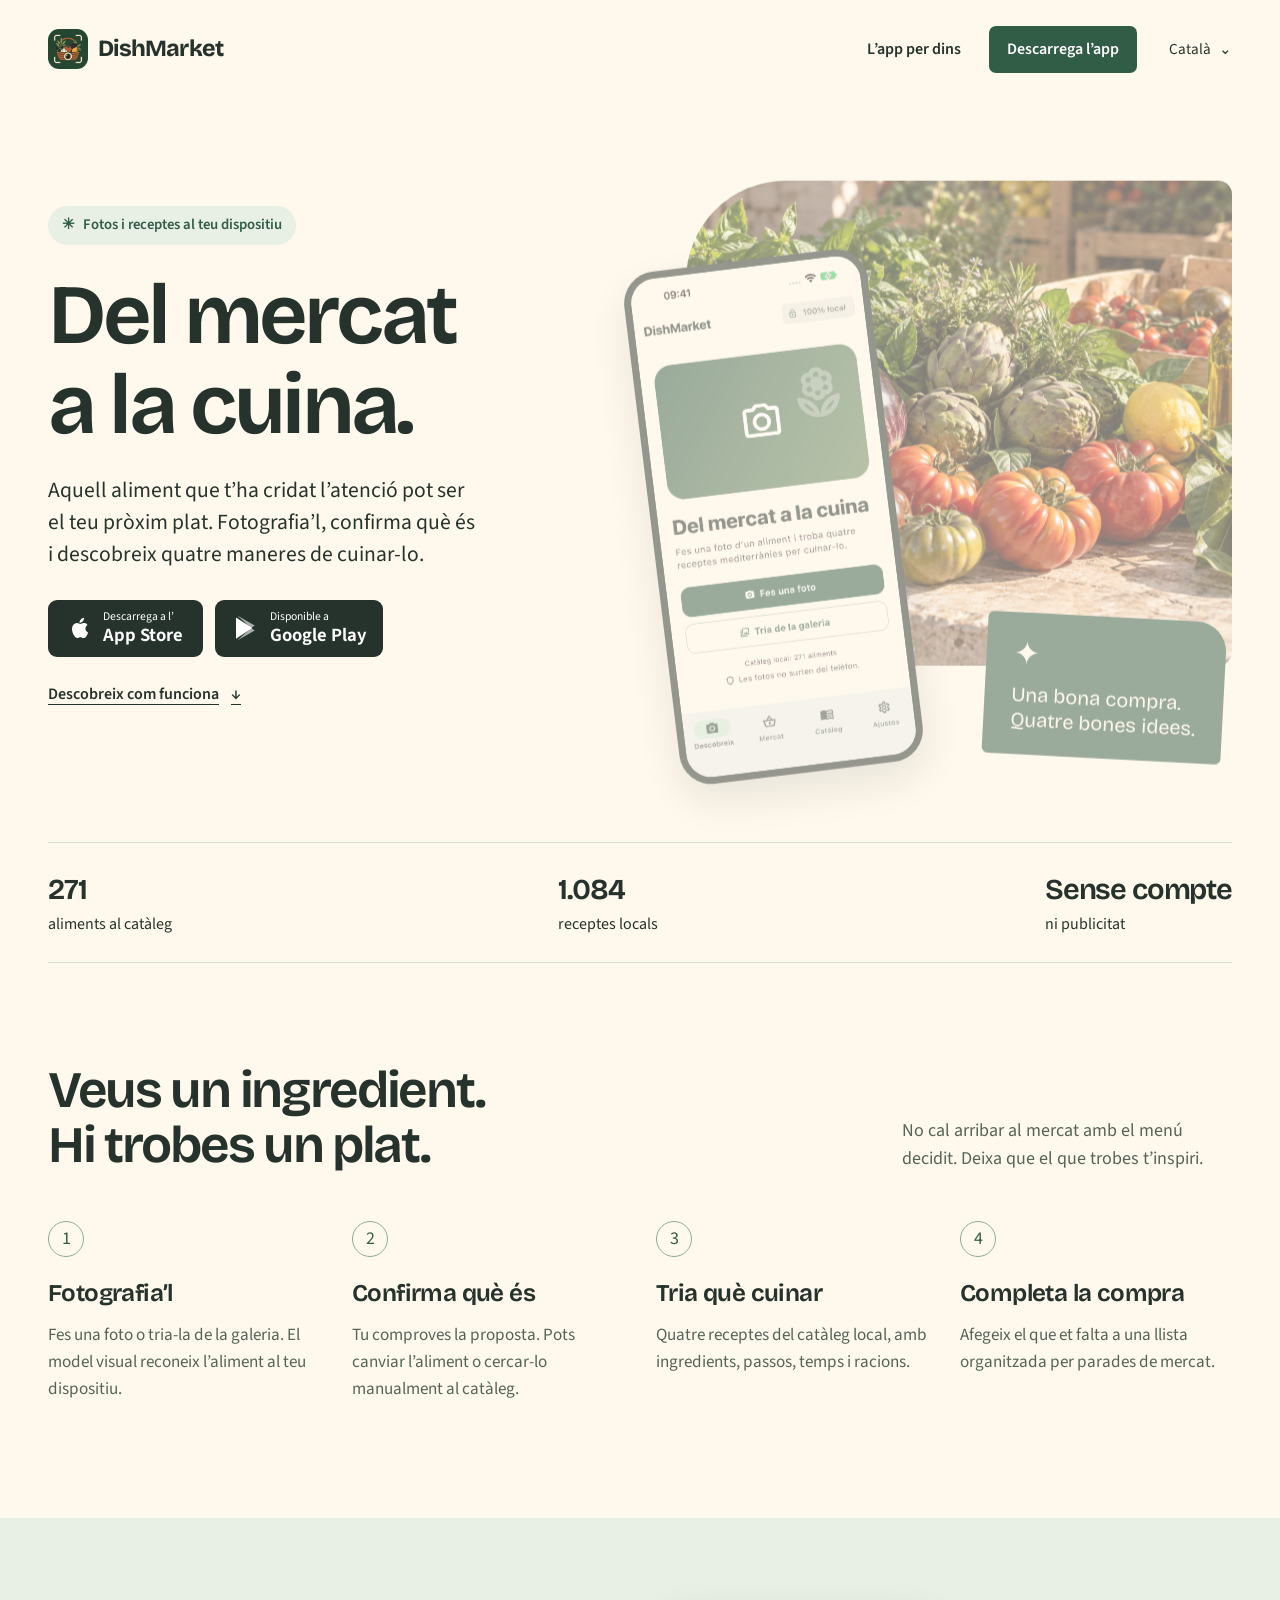
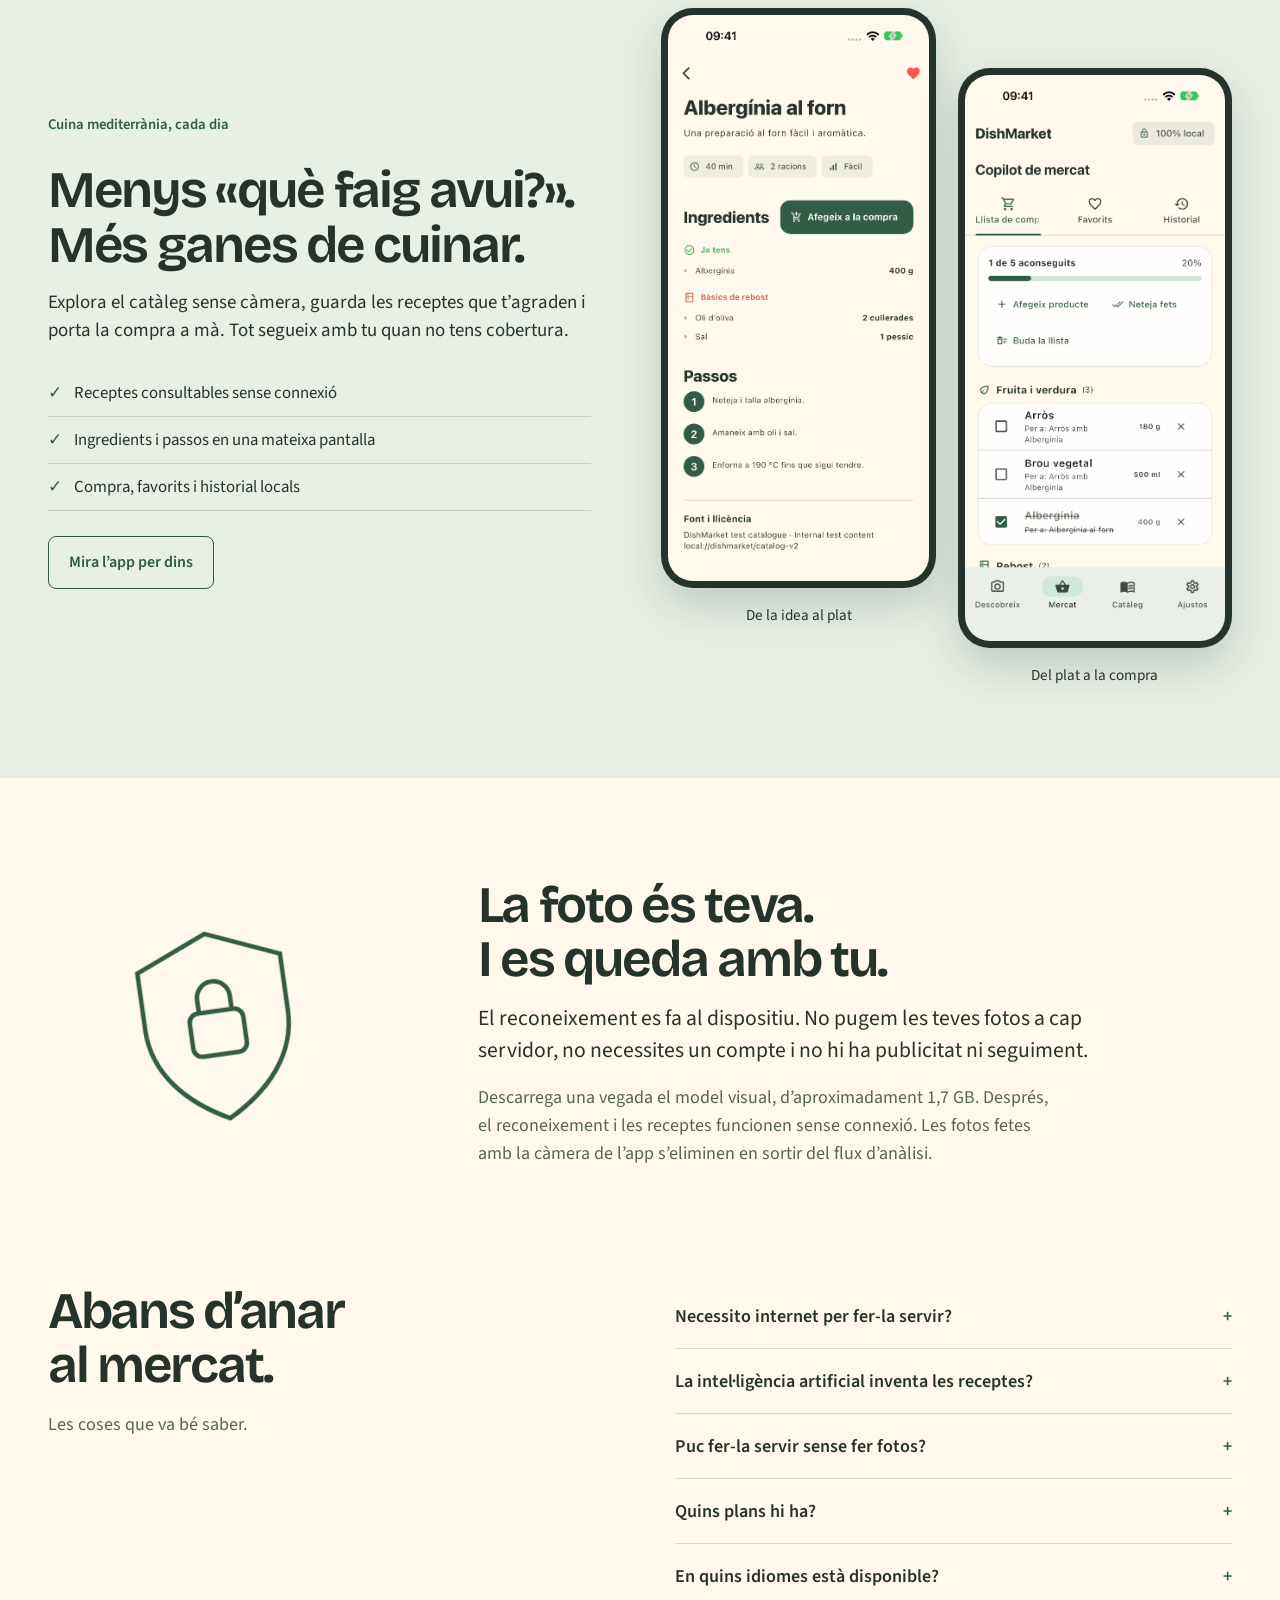
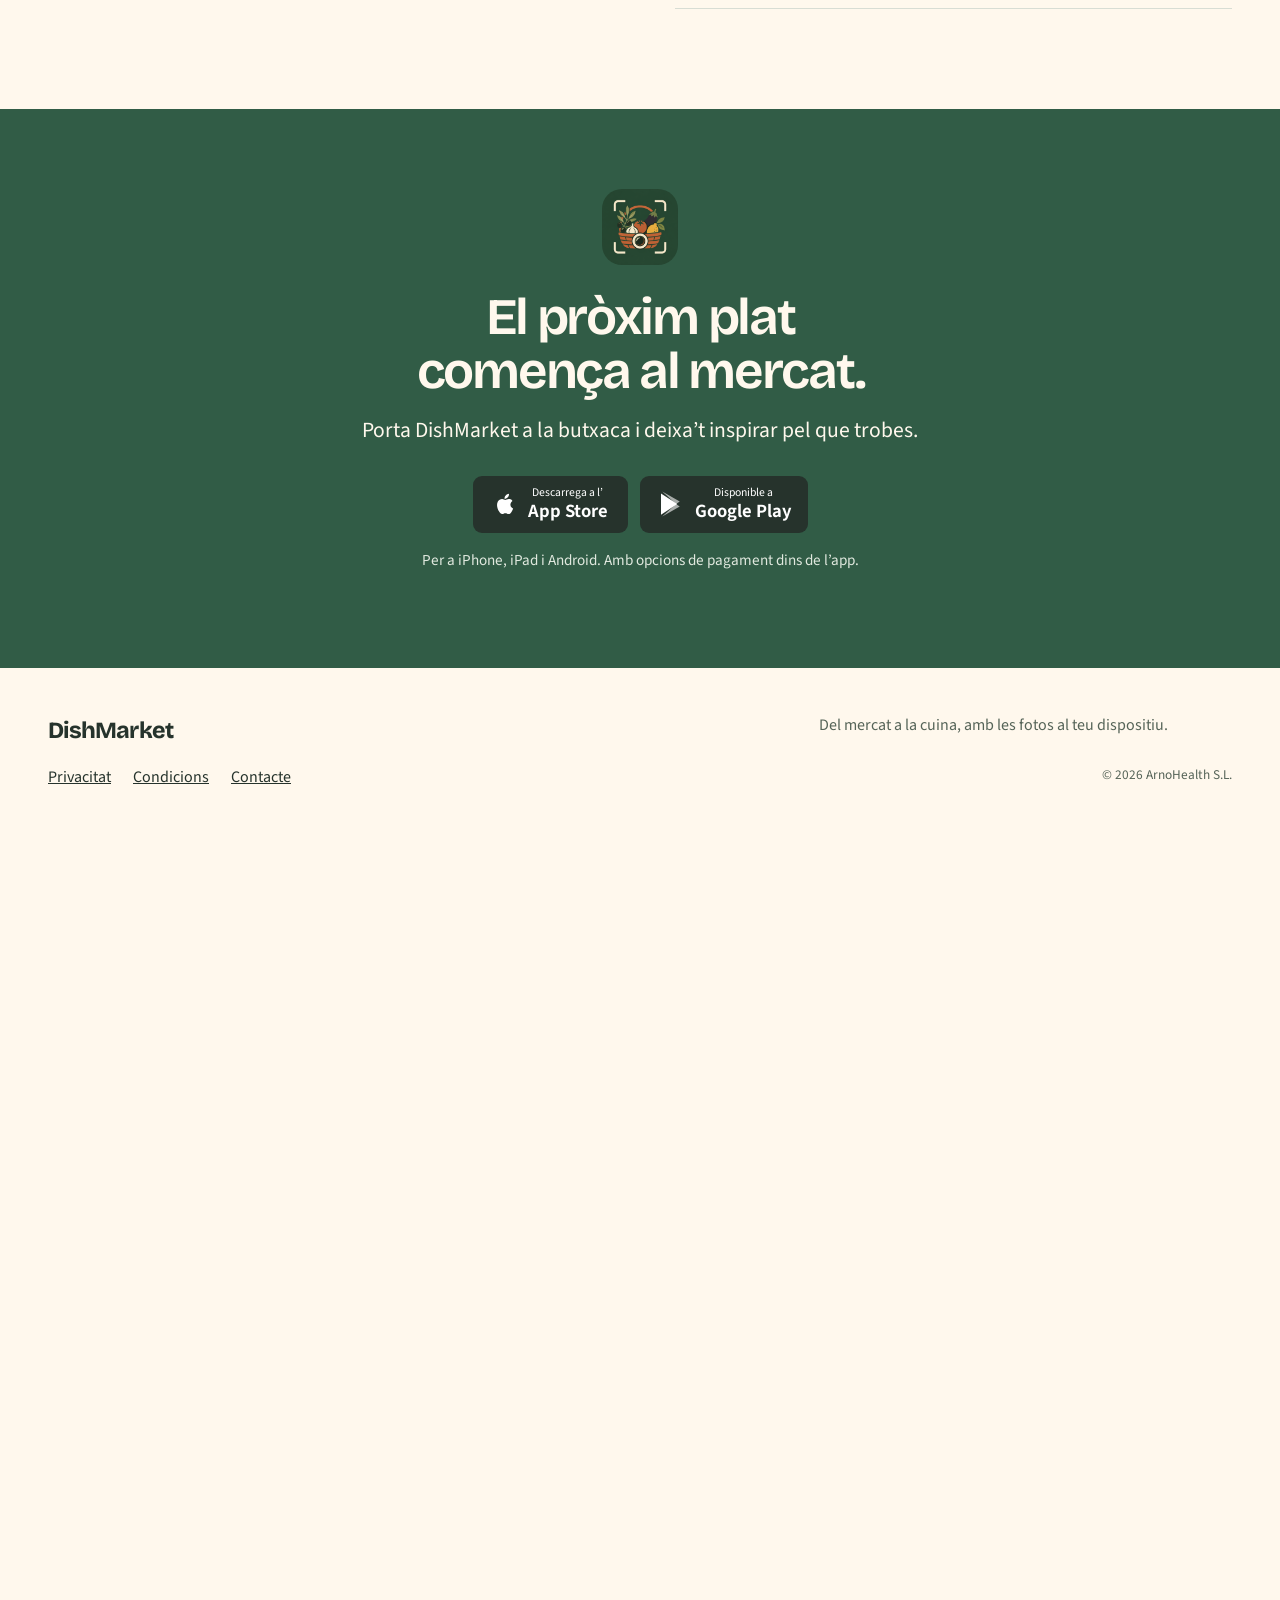
<file: index.html>
<!DOCTYPE html><html lang="ca"><head><meta charset="utf-8"><meta name="viewport" content="width=device-width"><meta http-equiv="refresh" content="0;url=/ca/"><link rel="canonical" href="https://dishmarket.github.io/ca/"><title>DishMarket</title></head><body><a href="/ca/">Descobreix DishMarket en català</a></body></html>
</file>
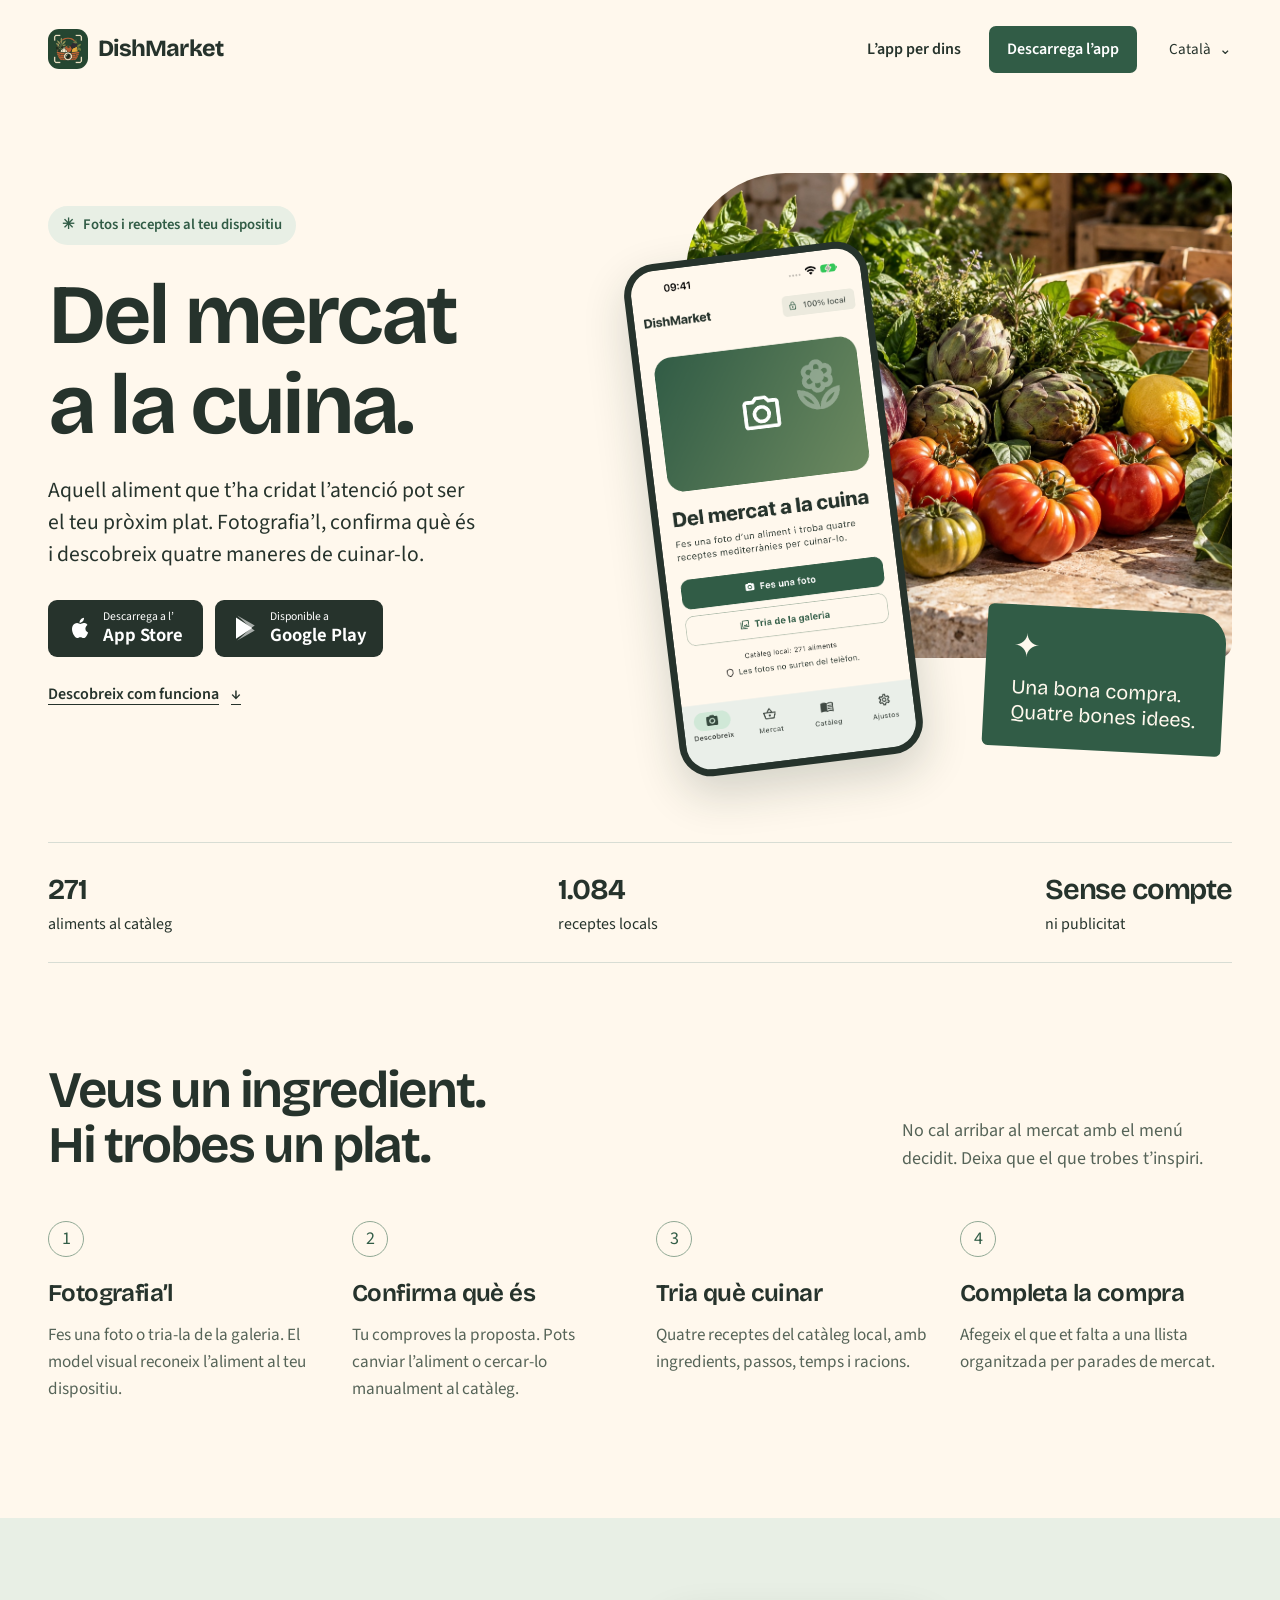
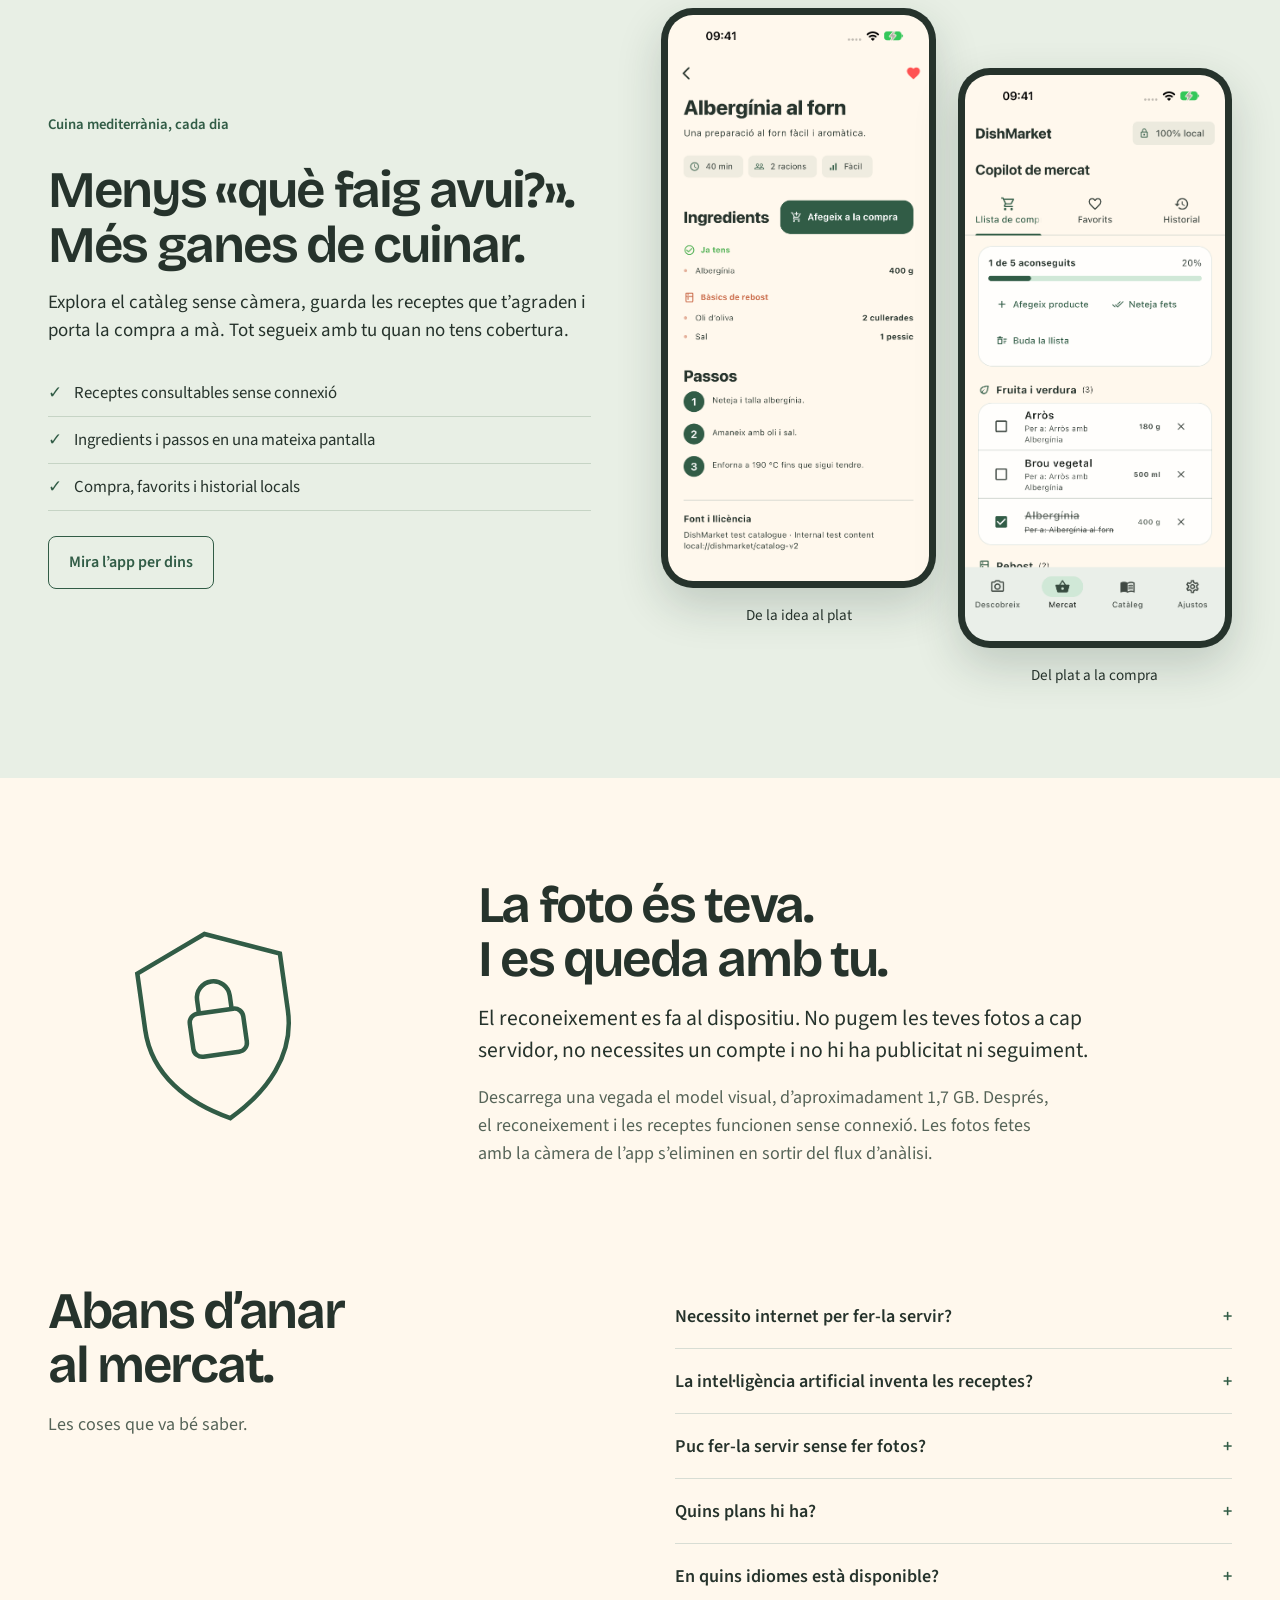
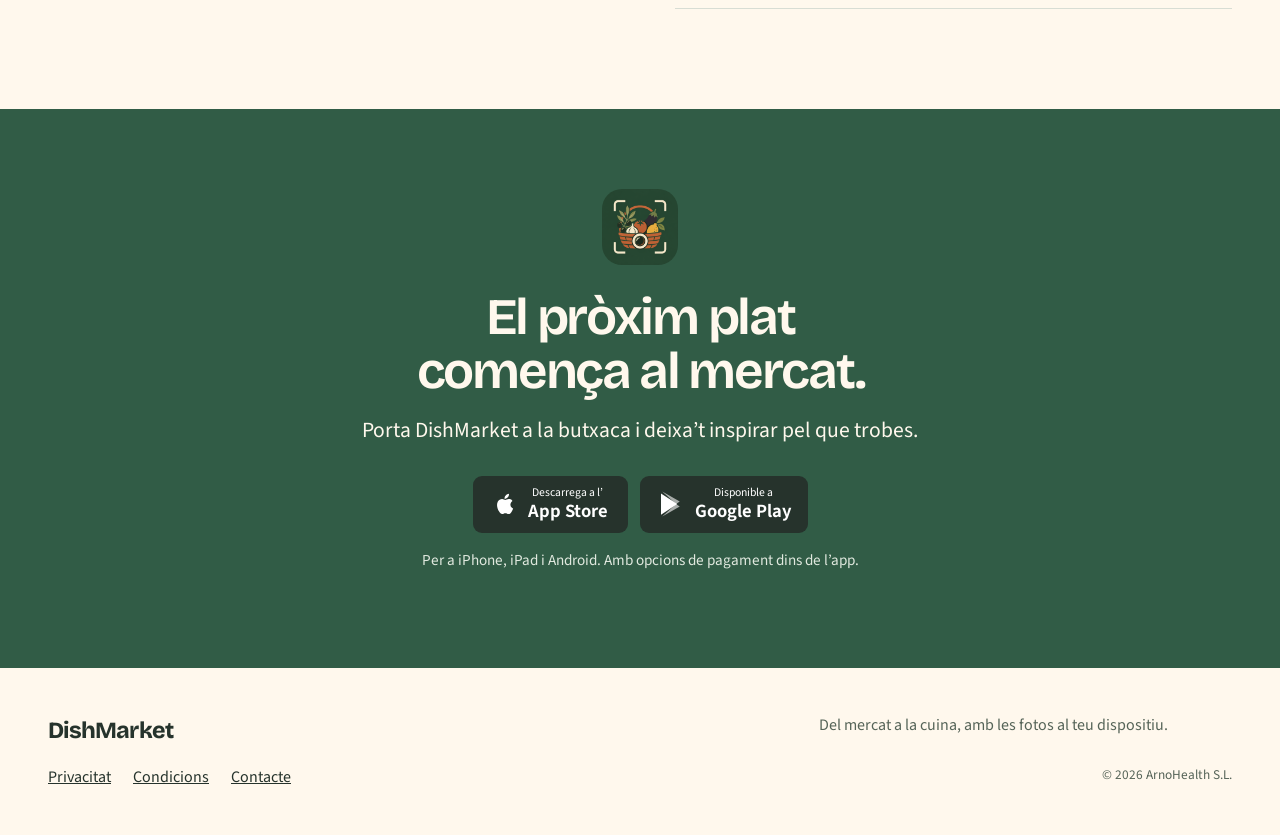
<file: ca/index.html>
<!DOCTYPE html><html lang="ca"> <head><meta charset="UTF-8"><meta name="viewport" content="width=device-width, initial-scale=1"><meta name="theme-color" content="#315C46"><link rel="icon" type="image/png" href="/images/app-icon.png"><title>DishMarket — Del mercat a la cuina</title><meta name="description" content="Fotografia un aliment, confirma’l i descobreix receptes mediterrànies. Organitza la compra amb DishMarket, amb les fotos al teu dispositiu."><link rel="canonical" href="https://dishmarket.github.io/ca/"><meta property="og:site_name" content="DishMarket"><meta property="og:title" content="DishMarket — Del mercat a la cuina"><meta property="og:description" content="Fotografia un aliment, confirma’l i descobreix receptes mediterrànies. Organitza la compra amb DishMarket, amb les fotos al teu dispositiu."><meta property="og:type" content="website"><meta property="og:url" content="https://dishmarket.github.io/ca/"><meta property="og:image" content="https://dishmarket.github.io/images/mercat.jpg"><meta property="og:image:alt" content="Productes frescos de mercat mediterrani"><meta property="og:locale" content="ca_ES"><meta name="twitter:card" content="summary_large_image"><meta name="twitter:title" content="DishMarket — Del mercat a la cuina"><meta name="twitter:description" content="Fotografia un aliment, confirma’l i descobreix receptes mediterrànies. Organitza la compra amb DishMarket, amb les fotos al teu dispositiu."><meta name="twitter:image" content="https://dishmarket.github.io/images/mercat.jpg"><meta name="twitter:image:alt" content="Productes frescos de mercat mediterrani"><script type="application/ld+json">{"@context":"https://schema.org","@type":"SoftwareApplication","name":"DishMarket","applicationCategory":"LifestyleApplication","operatingSystem":"iOS, Android","url":"https://dishmarket.github.io/ca/","downloadUrl":"https://apps.apple.com/es/app/dishmarket/id6809472921"}</script><link rel="stylesheet" href="/_astro/index.CSJWpMJr.css"></head> <body> <a class="skip-link" href="#main">Salta al contingut</a> <header class="header wrap"> <a class="brand" href="/ca/" aria-label="DishMarket — inici"><img src="/images/app-icon.png" width="40" height="40" alt="">DishMarket</a> <nav aria-label="Navegació principal"><a class="gallery-nav" href="/ca/pantalles/">L’app per dins</a><a class="header-download" href="/ca/#descarrega">Descarrega l’app</a></nav> <details class="languages"><summary aria-label="Idioma del web: Català">Català <span aria-hidden="true">⌄</span></summary><div><a href="/ca/" lang="ca" aria-current="true">Català</a><a href="/es/" lang="es">Castellà <small>En construcción</small></a></div></details> </header> <main id="main"> <section class="hero wrap"> <div class="hero-copy"><span class="pill"><span aria-hidden="true">✳</span> Fotos i receptes al teu dispositiu</span><h1>Del mercat<br>a la cuina.</h1><p class="lead">Aquell aliment que t’ha cridat l’atenció pot ser el teu pròxim plat. Fotografia’l, confirma què és i descobreix quatre maneres de cuinar-lo.</p><div class="store-links"><a href="https://apps.apple.com/es/app/dishmarket/id6809472921" class="store-link"><svg aria-hidden="true" viewBox="0 0 24 24"><path fill="currentColor" d="M17.1 12.6c0-2 1.6-3 1.7-3.1-.9-1.4-2.3-1.5-2.8-1.5-1.2-.1-2.3.7-2.9.7-.6 0-1.6-.7-2.6-.7-1.4 0-2.7.8-3.4 2-1.4 2.4-.4 6 1 8 .7 1 1.4 2 2.4 2s1.4-.6 2.6-.6 1.6.6 2.6.6 1.7-.9 2.4-1.9c.8-1.2 1.2-2.4 1.2-2.5-.1 0-2.2-.9-2.2-3zm-2-6c.6-.8 1-1.8.9-2.8-.9 0-2 .6-2.6 1.3-.6.6-1.1 1.7-1 2.7 1 .1 2-.5 2.7-1.2z"></path></svg><span><small>Descarrega a l’</small><strong>App Store</strong></span></a><a href="https://play.google.com/store/apps/details?id=org.onmedic.dishmarket&hl=ca" class="store-link"><svg aria-hidden="true" viewBox="0 0 24 24"><path fill="currentColor" d="M4 3.5v17l13-8.5z"></path><path fill="currentColor" opacity=".6" d="m5 2 14 8-3 2zM5 22l14-8-3-2z"></path></svg><span><small>Disponible a</small><strong>Google Play</strong></span></a></div><a class="text-link" href="#com-funciona">Descobreix com funciona <span aria-hidden="true">↓</span></a></div> <div class="hero-visual"><img class="market-photo" src="/images/mercat.jpg" width="1536" height="1024" alt="Albergínies, tomàquets, carxofes i herbes fresques sobre un taulell de mercat" fetchpriority="high"><div class="hero-phone phone"><img src="/images/screenshots/descobreix.png" width="1206" height="2622" alt="Pantalla de DishMarket per fotografiar un aliment o triar-lo de la galeria"></div><div class="visual-note"><span aria-hidden="true">✦</span> Una bona compra.<br>Quatre bones idees.</div></div> </section> <div class="facts wrap"><p><strong>271</strong> aliments al catàleg</p><p><strong>1.084</strong> receptes locals</p><p><strong>Sense compte</strong> ni publicitat</p></div> <section class="section wrap" id="com-funciona"><div class="section-heading"><h2>Veus un ingredient.<br>Hi trobes un plat.</h2><p>No cal arribar al mercat amb el menú decidit. Deixa que el que trobes t’inspiri.</p></div><div class="journey"><article><span class="step">1</span><h3>Fotografia’l</h3><p>Fes una foto o tria-la de la galeria. El model visual reconeix l’aliment al teu dispositiu.</p></article><article><span class="step">2</span><h3>Confirma què és</h3><p>Tu comproves la proposta. Pots canviar l’aliment o cercar-lo manualment al catàleg.</p></article><article><span class="step">3</span><h3>Tria què cuinar</h3><p>Quatre receptes del catàleg local, amb ingredients, passos, temps i racions.</p></article><article><span class="step">4</span><h3>Completa la compra</h3><p>Afegeix el que et falta a una llista organitzada per parades de mercat.</p></article></div></section> <section class="product-section"><div class="wrap product-layout"><div class="product-copy"><span class="pill">Cuina mediterrània, cada dia</span><h2>Menys «què faig avui?».<br>Més ganes de cuinar.</h2><p class="lead">Explora el catàleg sense càmera, guarda les receptes que t’agraden i porta la compra a mà. Tot segueix amb tu quan no tens cobertura.</p><ul class="benefits"><li>Receptes consultables sense connexió</li><li>Ingredients i passos en una mateixa pantalla</li><li>Compra, favorits i historial locals</li></ul><a class="button outline" href="/ca/pantalles/">Mira l’app per dins</a></div><div class="phone-pair"><figure><div class="phone"><img src="/images/screenshots/recepta.png" width="1206" height="2622" loading="lazy" alt="Recepta d’albergínia al forn amb ingredients i passos"></div><figcaption>De la idea al plat</figcaption></figure><figure><div class="phone"><img src="/images/screenshots/compra.png" width="1206" height="2622" loading="lazy" alt="Llista de compra de DishMarket agrupada per parades"></div><figcaption>Del plat a la compra</figcaption></figure></div></div></section> <section class="section wrap privacy-layout"><div class="privacy-symbol" aria-hidden="true"><svg viewBox="0 0 120 140"><path d="M60 8 108 28v38c0 30-21 52-48 66C33 118 12 96 12 66V28z" fill="none" stroke="currentColor" stroke-width="3"></path><rect x="42" y="60" width="36" height="29" rx="6" fill="none" stroke="currentColor" stroke-width="3"></rect><path d="M49 60v-9a11 11 0 0 1 22 0v9" fill="none" stroke="currentColor" stroke-width="3"></path></svg></div><div><h2>La foto és teva.<br>I es queda amb tu.</h2><p class="lead">El reconeixement es fa al dispositiu. No pugem les teves fotos a cap servidor, no necessites un compte i no hi ha publicitat ni seguiment.</p><p>Descarrega una vegada el model visual, d’aproximadament 1,7 GB. Després, el reconeixement i les receptes funcionen sense connexió. Les fotos fetes amb la càmera de l’app s’eliminen en sortir del flux d’anàlisi.</p></div></section> <section class="section faq wrap"><div class="section-heading"><h2>Abans d’anar<br>al mercat.</h2><p>Les coses que va bé saber.</p></div><div><details><summary>Necessito internet per fer-la servir?</summary><p>Per descarregar l’app i preparar el model visual, sí. Un cop instal·lat el model, pots reconèixer aliments i consultar receptes sense connexió. Les compres i la gestió dels plans depenen de la connexió amb la botiga.</p></details><details><summary>La intel·ligència artificial inventa les receptes?</summary><p>No. El model visual ajuda a identificar l’aliment. Tu el confirmes i DishMarket et mostra receptes del seu catàleg local.</p></details><details><summary>Puc fer-la servir sense fer fotos?</summary><p>Sí. Pots cercar aliments al catàleg i consultar-ne les receptes directament.</p></details><details><summary>Quins plans hi ha?</summary><p>La primera obertura inicia 14 dies d’accés gratuït. Després pots triar un pla mensual, anual o una compra única de per vida. Consulta els preus i les condicions vigents a la botiga abans de comprar. Els plans mensual i anual es renoven automàticament si no els cancel·les.</p></details><details><summary>En quins idiomes està disponible?</summary><p>L’app està disponible en català, castellà i anglès. Aquest web és en català; estem preparant la versió castellana.</p></details></div></section> <section id="descarrega" class="download-section"><div class="wrap"><img src="/images/app-icon.png" width="76" height="76" alt="" loading="lazy"><h2>El pròxim plat<br>comença al mercat.</h2><p class="lead">Porta DishMarket a la butxaca i deixa’t inspirar pel que trobes.</p><div class="store-links"><a href="https://apps.apple.com/es/app/dishmarket/id6809472921" class="store-link"><svg aria-hidden="true" viewBox="0 0 24 24"><path fill="currentColor" d="M17.1 12.6c0-2 1.6-3 1.7-3.1-.9-1.4-2.3-1.5-2.8-1.5-1.2-.1-2.3.7-2.9.7-.6 0-1.6-.7-2.6-.7-1.4 0-2.7.8-3.4 2-1.4 2.4-.4 6 1 8 .7 1 1.4 2 2.4 2s1.4-.6 2.6-.6 1.6.6 2.6.6 1.7-.9 2.4-1.9c.8-1.2 1.2-2.4 1.2-2.5-.1 0-2.2-.9-2.2-3zm-2-6c.6-.8 1-1.8.9-2.8-.9 0-2 .6-2.6 1.3-.6.6-1.1 1.7-1 2.7 1 .1 2-.5 2.7-1.2z"></path></svg><span><small>Descarrega a l’</small><strong>App Store</strong></span></a><a href="https://play.google.com/store/apps/details?id=org.onmedic.dishmarket&hl=ca" class="store-link"><svg aria-hidden="true" viewBox="0 0 24 24"><path fill="currentColor" d="M4 3.5v17l13-8.5z"></path><path fill="currentColor" opacity=".6" d="m5 2 14 8-3 2zM5 22l14-8-3-2z"></path></svg><span><small>Disponible a</small><strong>Google Play</strong></span></a></div><p class="fine">Per a iPhone, iPad i Android. Amb opcions de pagament dins de l’app.</p></div></section> </main> <footer class="footer wrap"><a class="brand" href="/ca/">DishMarket</a><p>Del mercat a la cuina, amb les fotos al teu dispositiu.</p><div><a href="https://onmedic.com/dishmarket/privacy/">Privacitat</a><a href="https://onmedic.com/terms/">Condicions</a><a href="mailto:info@onmedic.com">Contacte</a></div><small>© 2026 ArnoHealth S.L.</small></footer> </body></html>
</file>
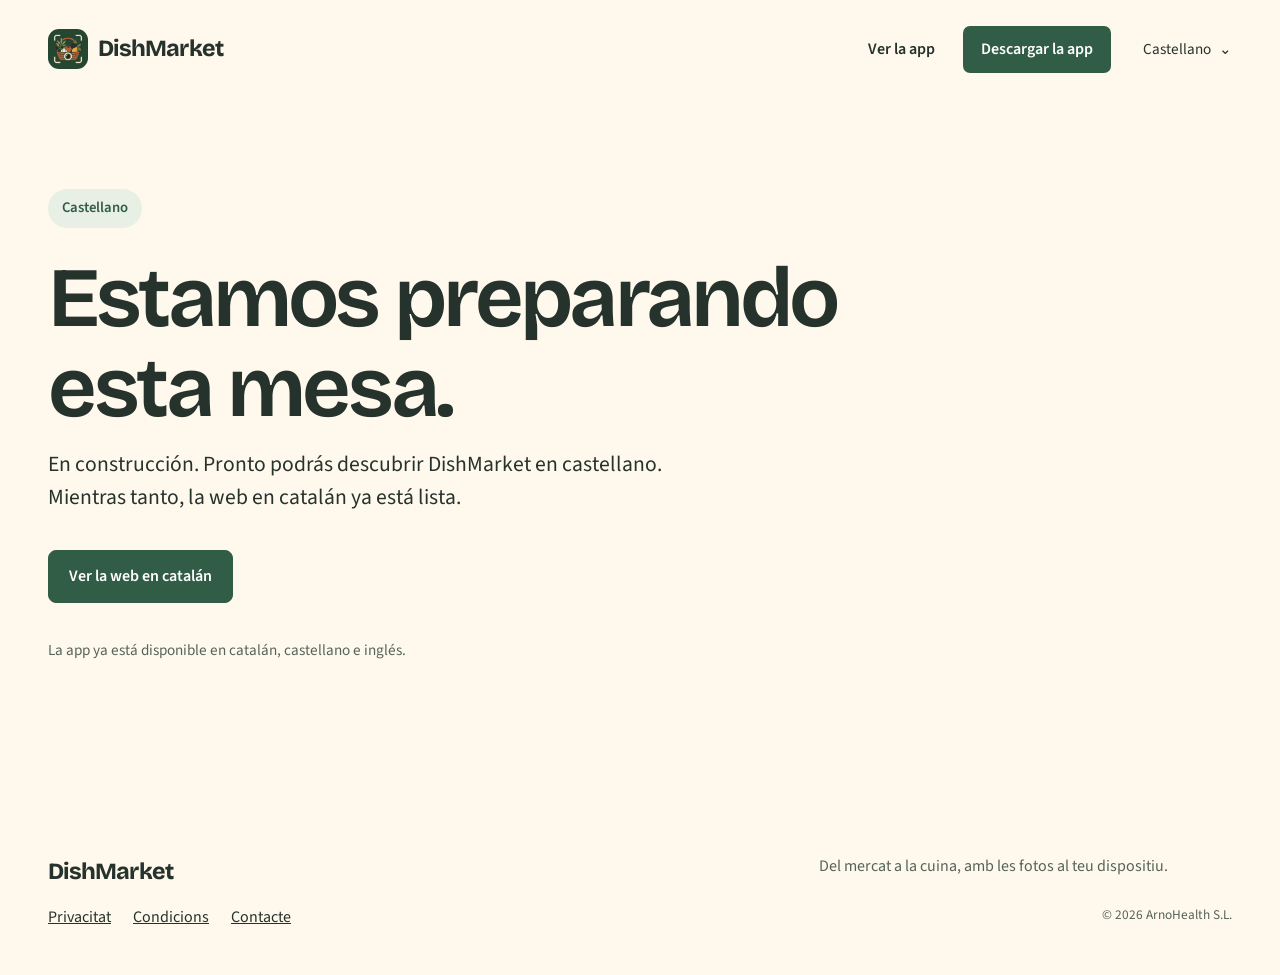
<file: es/index.html>
<!DOCTYPE html><html lang="es"> <head><meta charset="UTF-8"><meta name="viewport" content="width=device-width, initial-scale=1"><meta name="theme-color" content="#315C46"><link rel="icon" type="image/png" href="/images/app-icon.png"><title>DishMarket — En construcción</title><meta name="description" content="Estamos preparando la web de DishMarket en castellano. Puedes visitar la versión en catalán."><link rel="canonical" href="https://dishmarket.github.io/es/"><meta property="og:site_name" content="DishMarket"><meta property="og:title" content="DishMarket — En construcción"><meta property="og:description" content="Estamos preparando la web de DishMarket en castellano. Puedes visitar la versión en catalán."><meta property="og:type" content="website"><meta property="og:url" content="https://dishmarket.github.io/es/"><meta property="og:image" content="https://dishmarket.github.io/images/mercat.jpg"><meta property="og:image:alt" content="Productes frescos de mercat mediterrani"><meta property="og:locale" content="es_ES"><meta name="twitter:card" content="summary_large_image"><meta name="twitter:title" content="DishMarket — En construcción"><meta name="twitter:description" content="Estamos preparando la web de DishMarket en castellano. Puedes visitar la versión en catalán."><meta name="twitter:image" content="https://dishmarket.github.io/images/mercat.jpg"><meta name="twitter:image:alt" content="Productes frescos de mercat mediterrani"><meta name="robots" content="noindex, follow"><link rel="stylesheet" href="/_astro/index.CSJWpMJr.css"></head> <body> <a class="skip-link" href="#main">Saltar al contenido</a> <header class="header wrap"> <a class="brand" href="/ca/" aria-label="DishMarket — inici"><img src="/images/app-icon.png" width="40" height="40" alt="">DishMarket</a> <nav aria-label="Navegación principal"><a class="gallery-nav" href="/ca/pantalles/">Ver la app</a><a class="header-download" href="/ca/#descarrega">Descargar la app</a></nav> <details class="languages"><summary aria-label="Idioma de la web: Castellano">Castellano <span aria-hidden="true">⌄</span></summary><div><a href="/ca/" lang="ca">Català</a><a href="/es/" lang="es" aria-current="true">Castellà <small>En construcción</small></a></div></details> </header> <main id="main"> <section class="construction wrap"><span class="pill">Castellano</span><h1>Estamos preparando<br>esta mesa.</h1><p class="lead">En construcción. Pronto podrás descubrir DishMarket en castellano. Mientras tanto, la web en catalán ya está lista.</p><a class="button" href="/ca/">Ver la web en catalán</a><p class="fine">La app ya está disponible en catalán, castellano e inglés.</p></section> </main> <footer class="footer wrap"><a class="brand" href="/ca/">DishMarket</a><p>Del mercat a la cuina, amb les fotos al teu dispositiu.</p><div><a href="https://onmedic.com/dishmarket/privacy/">Privacitat</a><a href="https://onmedic.com/terms/">Condicions</a><a href="mailto:info@onmedic.com">Contacte</a></div><small>© 2026 ArnoHealth S.L.</small></footer> </body></html>
</file>
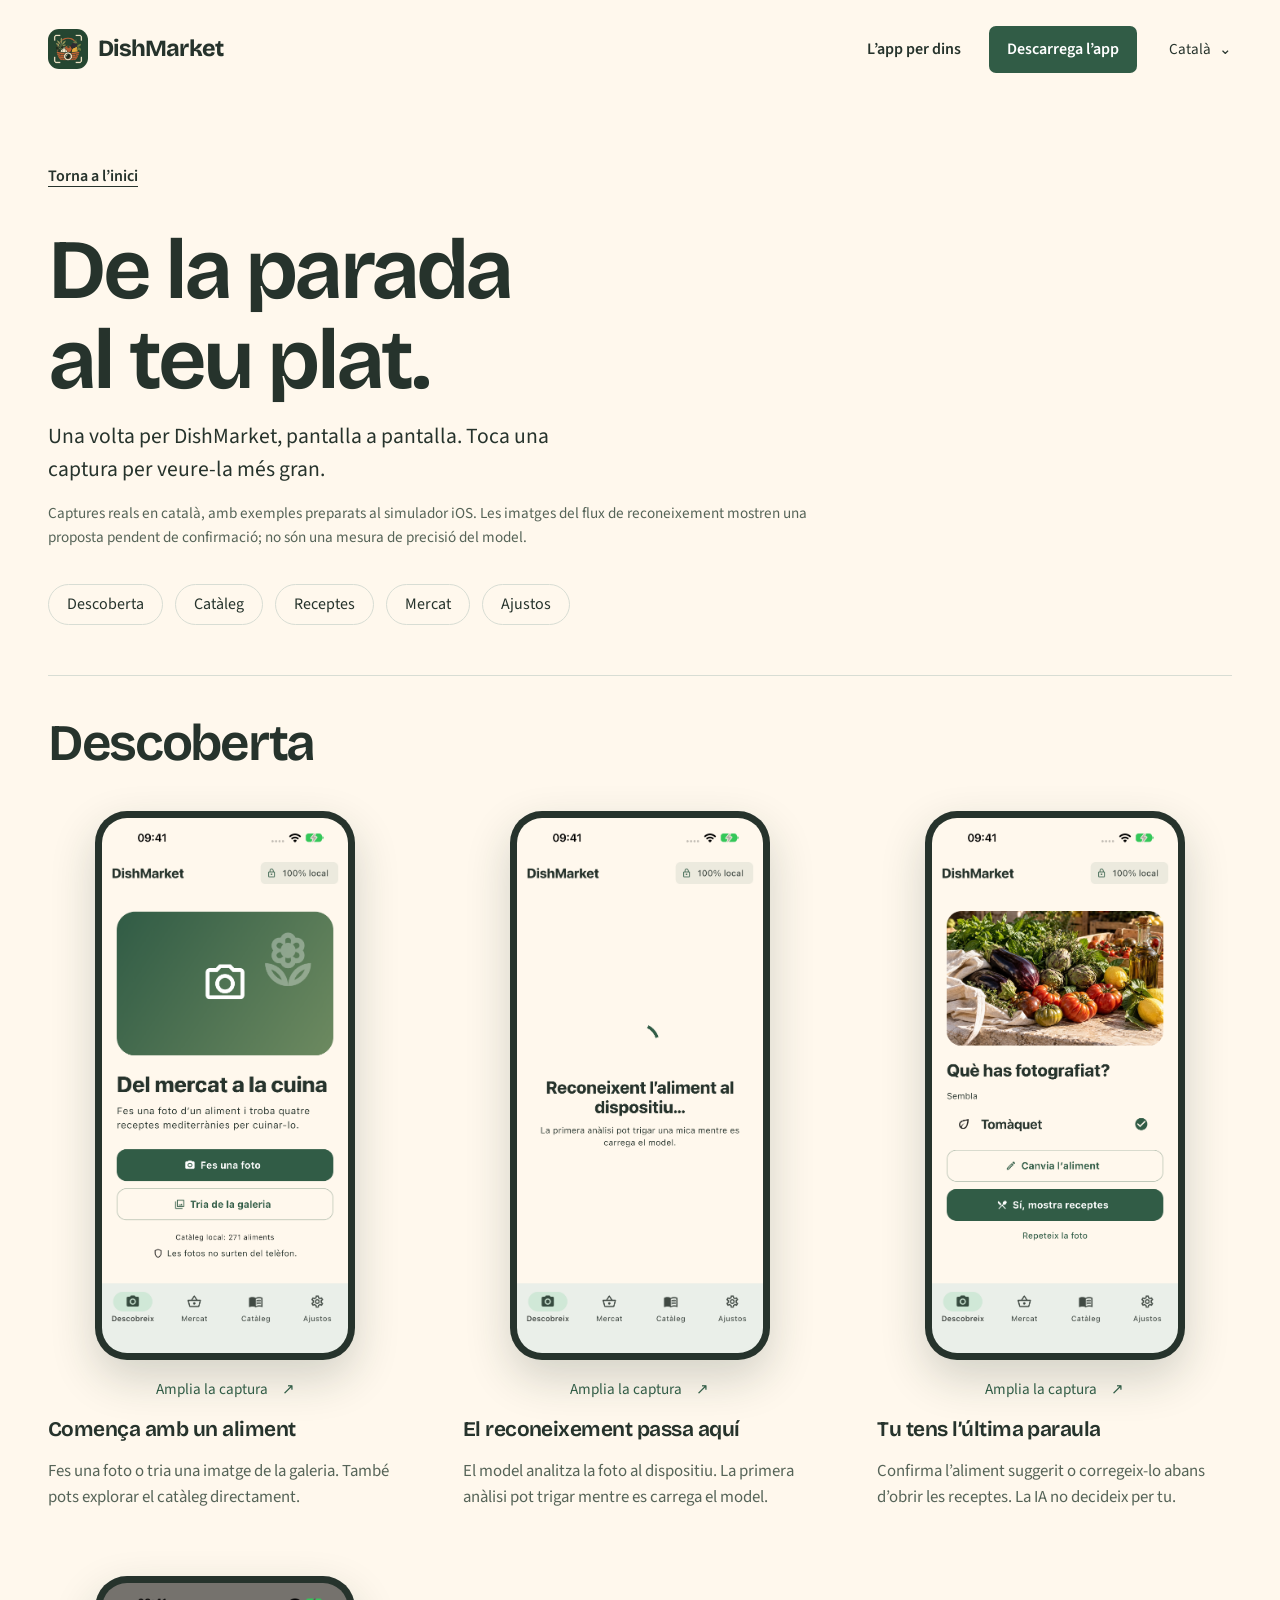
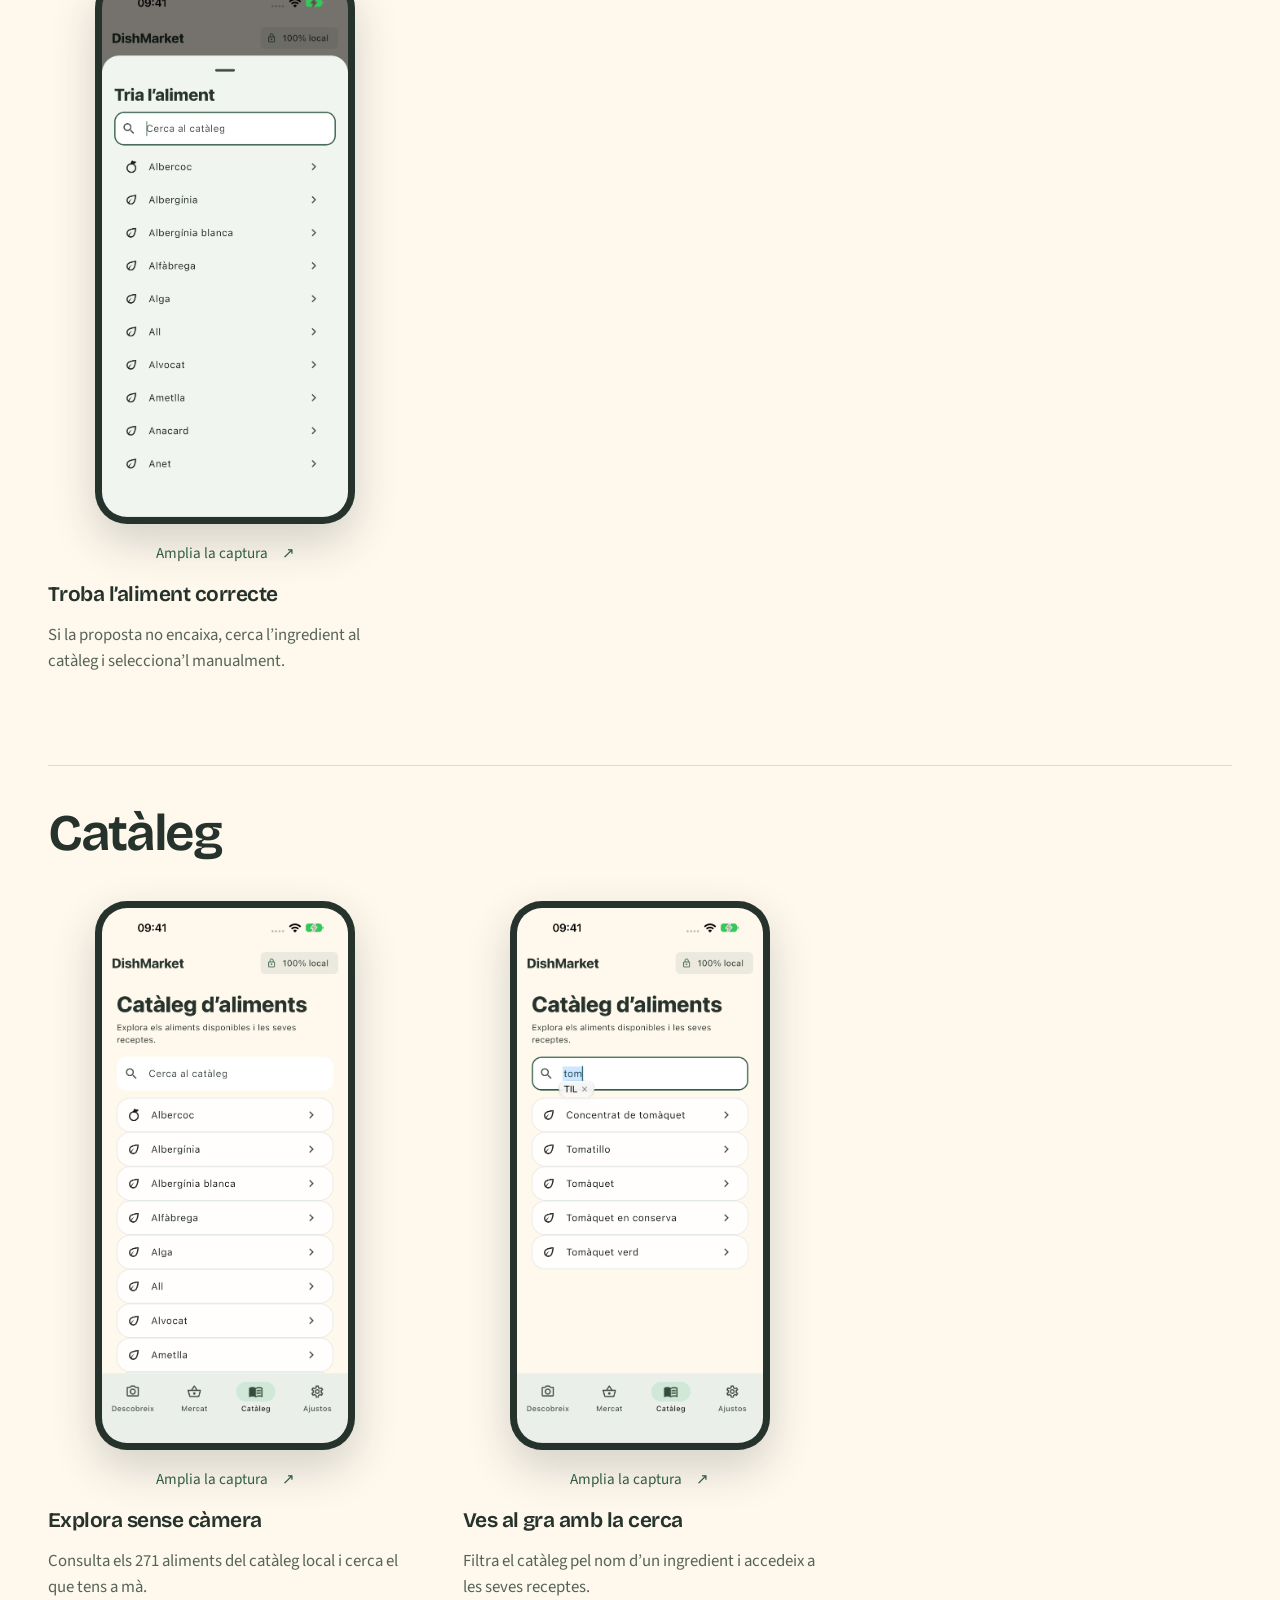
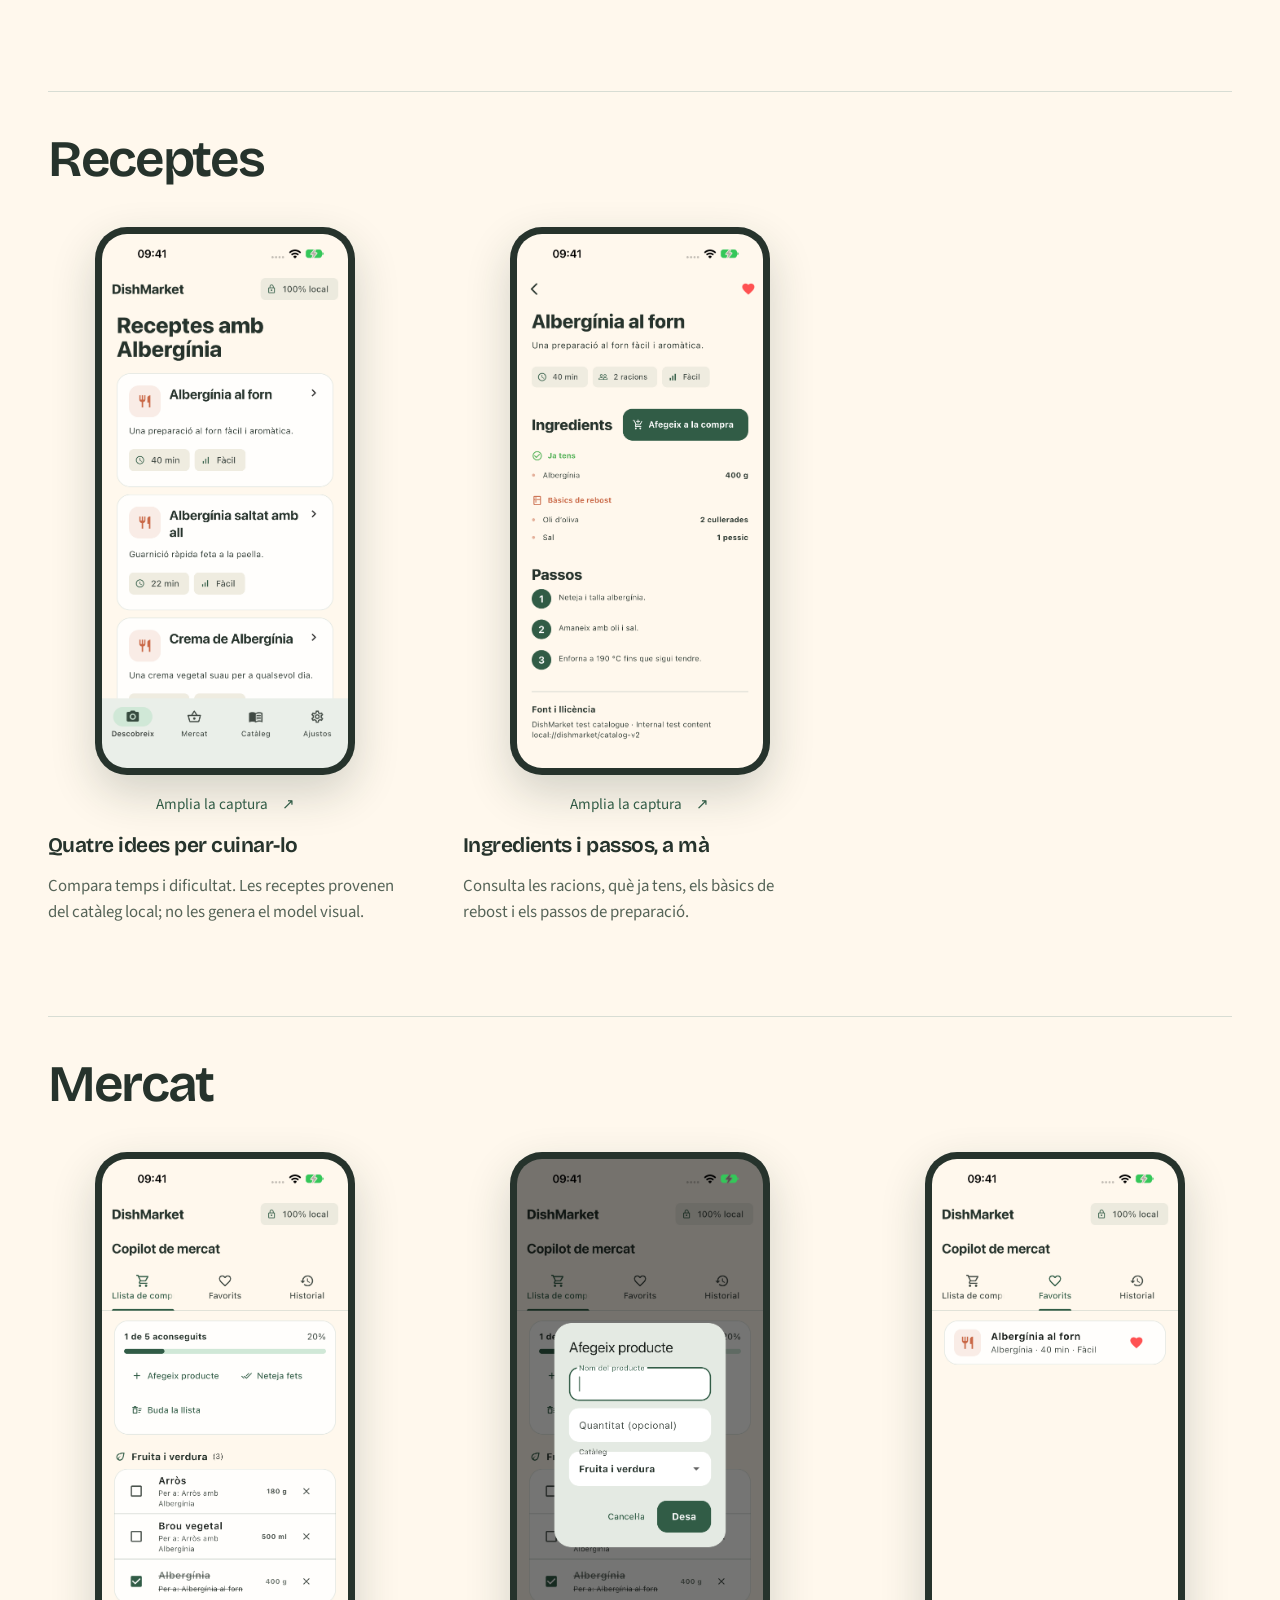
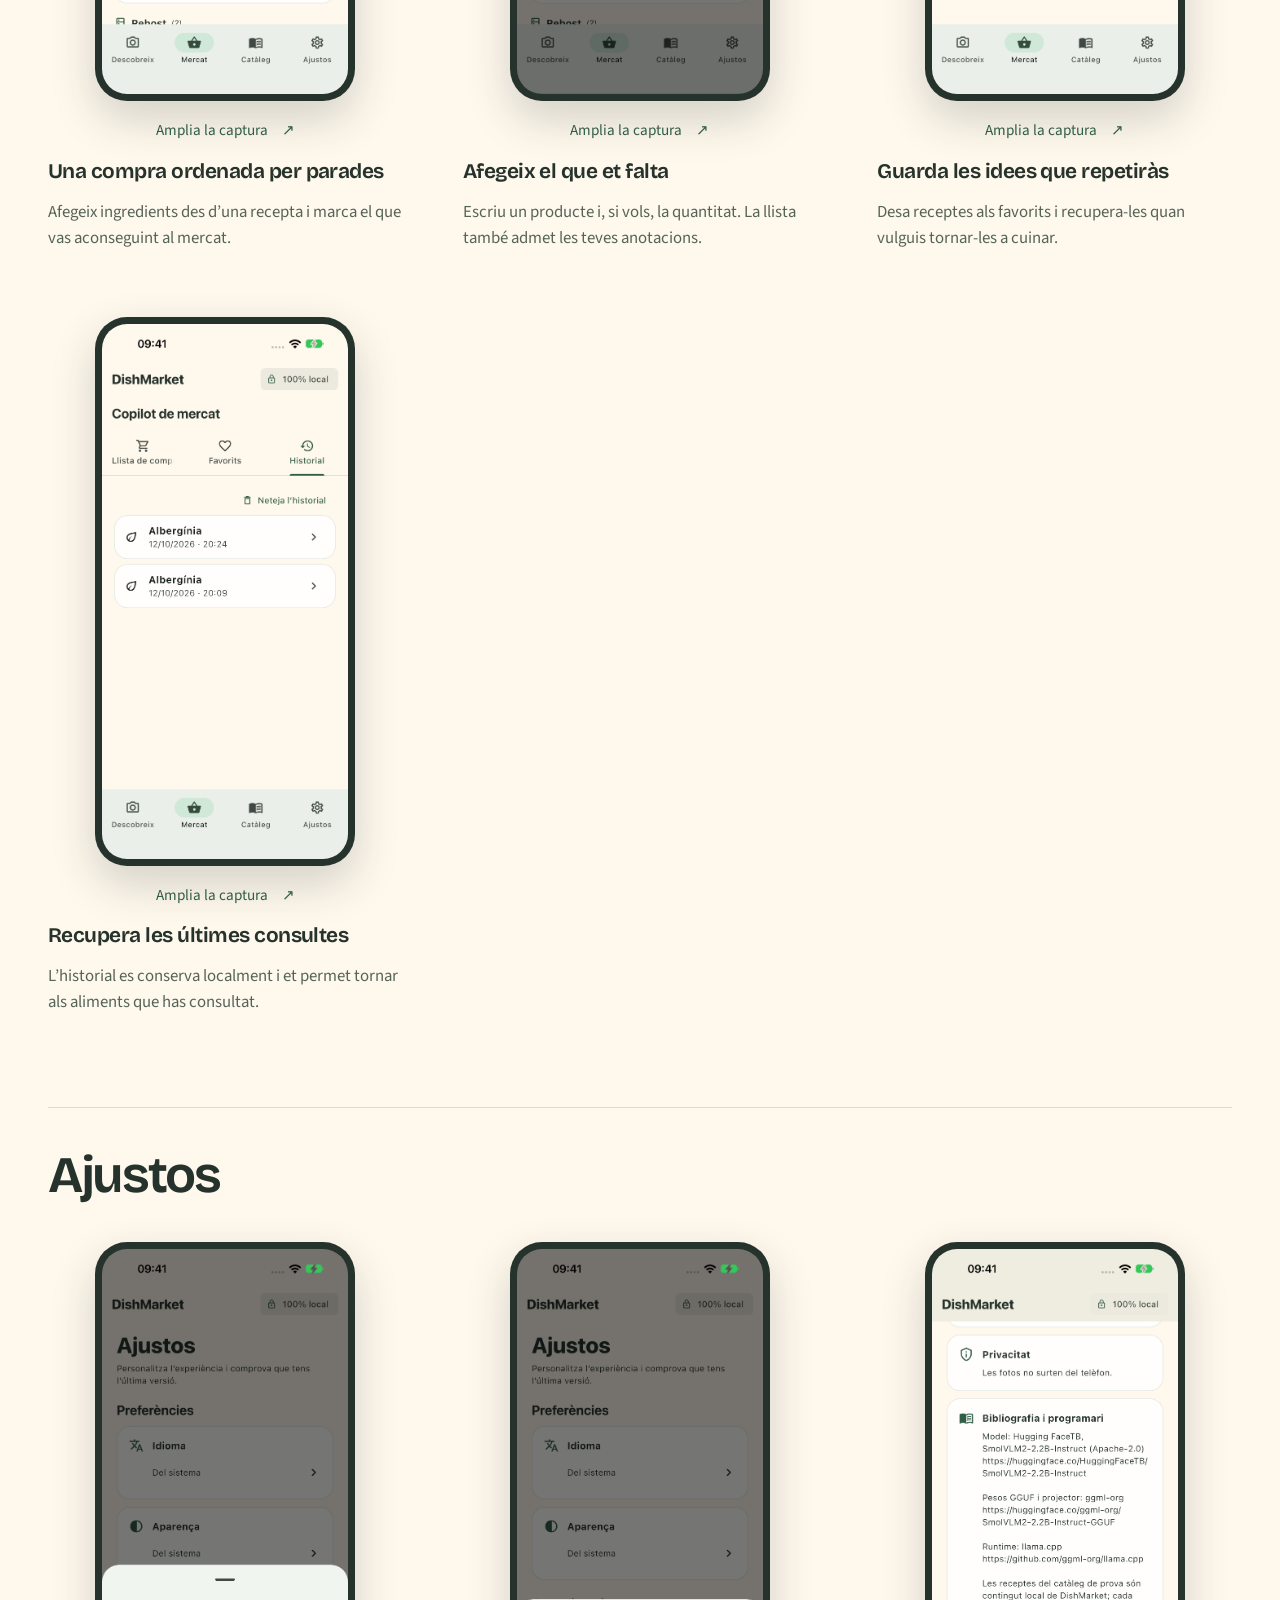
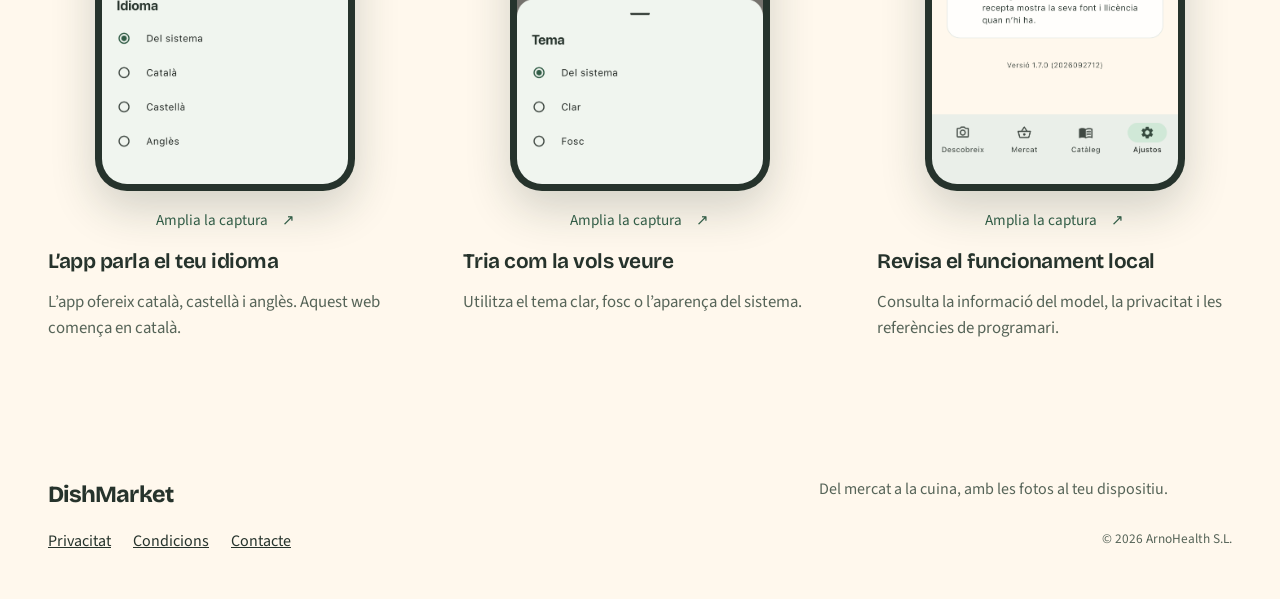
<file: ca/pantalles/index.html>
<!DOCTYPE html><html lang="ca"> <head><meta charset="UTF-8"><meta name="viewport" content="width=device-width, initial-scale=1"><meta name="theme-color" content="#315C46"><link rel="icon" type="image/png" href="/images/app-icon.png"><title>DishMarket per dins — Pantalles i funcionalitats</title><meta name="description" content="Explora les pantalles reals de DishMarket: descoberta, catàleg, receptes, compra, favorits i ajustos."><link rel="canonical" href="https://dishmarket.github.io/ca/pantalles/"><meta property="og:site_name" content="DishMarket"><meta property="og:title" content="DishMarket per dins — Pantalles i funcionalitats"><meta property="og:description" content="Explora les pantalles reals de DishMarket: descoberta, catàleg, receptes, compra, favorits i ajustos."><meta property="og:type" content="website"><meta property="og:url" content="https://dishmarket.github.io/ca/pantalles/"><meta property="og:image" content="https://dishmarket.github.io/images/mercat.jpg"><meta property="og:image:alt" content="Productes frescos de mercat mediterrani"><meta property="og:locale" content="ca_ES"><meta name="twitter:card" content="summary_large_image"><meta name="twitter:title" content="DishMarket per dins — Pantalles i funcionalitats"><meta name="twitter:description" content="Explora les pantalles reals de DishMarket: descoberta, catàleg, receptes, compra, favorits i ajustos."><meta name="twitter:image" content="https://dishmarket.github.io/images/mercat.jpg"><meta name="twitter:image:alt" content="Productes frescos de mercat mediterrani"><script type="application/ld+json">{"@context":"https://schema.org","@type":"SoftwareApplication","name":"DishMarket","applicationCategory":"LifestyleApplication","operatingSystem":"iOS, Android","url":"https://dishmarket.github.io/ca/","downloadUrl":"https://apps.apple.com/es/app/dishmarket/id6809472921"}</script><link rel="stylesheet" href="/_astro/index.CSJWpMJr.css"></head> <body> <a class="skip-link" href="#main">Salta al contingut</a> <header class="header wrap"> <a class="brand" href="/ca/" aria-label="DishMarket — inici"><img src="/images/app-icon.png" width="40" height="40" alt="">DishMarket</a> <nav aria-label="Navegació principal"><a class="gallery-nav" href="/ca/pantalles/">L’app per dins</a><a class="header-download" href="/ca/#descarrega">Descarrega l’app</a></nav> <details class="languages"><summary aria-label="Idioma del web: Català">Català <span aria-hidden="true">⌄</span></summary><div><a href="/ca/" lang="ca" aria-current="true">Català</a><a href="/es/" lang="es">Castellà <small>En construcción</small></a></div></details> </header> <main id="main"> <section class="gallery-intro wrap"><a class="text-link" href="/ca/">Torna a l’inici</a><h1>De la parada<br>al teu plat.</h1><p class="lead">Una volta per DishMarket, pantalla a pantalla. Toca una captura per veure-la més gran.</p><p class="fine">Captures reals en català, amb exemples preparats al simulador iOS. Les imatges del flux de reconeixement mostren una proposta pendent de confirmació; no són una mesura de precisió del model.</p><nav class="gallery-index" aria-label="Seccions de la galeria"><a href="#grup-0">Descoberta</a><a href="#grup-1">Catàleg</a><a href="#grup-2">Receptes</a><a href="#grup-3">Mercat</a><a href="#grup-4">Ajustos</a></nav></section> <section class="gallery-group wrap" id="grup-0"><h2>Descoberta</h2><div class="screens-grid"><figure><button class="screen-button" data-image="/images/screenshots/descobreix.png" data-title="Comença amb un aliment" aria-label="Amplia la captura: Comença amb un aliment"><div class="phone"><img src="/images/screenshots/descobreix.png" width="1206" height="2622" loading="lazy" alt="Comença amb un aliment"></div><span class="zoom-label">Amplia la captura <span aria-hidden="true">↗</span></span></button><figcaption><h3>Comença amb un aliment</h3><p>Fes una foto o tria una imatge de la galeria. També pots explorar el catàleg directament.</p></figcaption></figure><figure><button class="screen-button" data-image="/images/screenshots/analisi.png" data-title="El reconeixement passa aquí" aria-label="Amplia la captura: El reconeixement passa aquí"><div class="phone"><img src="/images/screenshots/analisi.png" width="1206" height="2622" loading="lazy" alt="El reconeixement passa aquí"></div><span class="zoom-label">Amplia la captura <span aria-hidden="true">↗</span></span></button><figcaption><h3>El reconeixement passa aquí</h3><p>El model analitza la foto al dispositiu. La primera anàlisi pot trigar mentre es carrega el model.</p></figcaption></figure><figure><button class="screen-button" data-image="/images/screenshots/confirmacio.png" data-title="Tu tens l’última paraula" aria-label="Amplia la captura: Tu tens l’última paraula"><div class="phone"><img src="/images/screenshots/confirmacio.png" width="1206" height="2622" loading="lazy" alt="Tu tens l’última paraula"></div><span class="zoom-label">Amplia la captura <span aria-hidden="true">↗</span></span></button><figcaption><h3>Tu tens l’última paraula</h3><p>Confirma l’aliment suggerit o corregeix-lo abans d’obrir les receptes. La IA no decideix per tu.</p></figcaption></figure><figure><button class="screen-button" data-image="/images/screenshots/correccio.png" data-title="Troba l’aliment correcte" aria-label="Amplia la captura: Troba l’aliment correcte"><div class="phone"><img src="/images/screenshots/correccio.png" width="1206" height="2622" loading="lazy" alt="Troba l’aliment correcte"></div><span class="zoom-label">Amplia la captura <span aria-hidden="true">↗</span></span></button><figcaption><h3>Troba l’aliment correcte</h3><p>Si la proposta no encaixa, cerca l’ingredient al catàleg i selecciona’l manualment.</p></figcaption></figure></div></section><section class="gallery-group wrap" id="grup-1"><h2>Catàleg</h2><div class="screens-grid"><figure><button class="screen-button" data-image="/images/screenshots/cataleg.png" data-title="Explora sense càmera" aria-label="Amplia la captura: Explora sense càmera"><div class="phone"><img src="/images/screenshots/cataleg.png" width="1206" height="2622" loading="lazy" alt="Explora sense càmera"></div><span class="zoom-label">Amplia la captura <span aria-hidden="true">↗</span></span></button><figcaption><h3>Explora sense càmera</h3><p>Consulta els 271 aliments del catàleg local i cerca el que tens a mà.</p></figcaption></figure><figure><button class="screen-button" data-image="/images/screenshots/cerca.png" data-title="Ves al gra amb la cerca" aria-label="Amplia la captura: Ves al gra amb la cerca"><div class="phone"><img src="/images/screenshots/cerca.png" width="1206" height="2622" loading="lazy" alt="Ves al gra amb la cerca"></div><span class="zoom-label">Amplia la captura <span aria-hidden="true">↗</span></span></button><figcaption><h3>Ves al gra amb la cerca</h3><p>Filtra el catàleg pel nom d’un ingredient i accedeix a les seves receptes.</p></figcaption></figure></div></section><section class="gallery-group wrap" id="grup-2"><h2>Receptes</h2><div class="screens-grid"><figure><button class="screen-button" data-image="/images/screenshots/receptes.png" data-title="Quatre idees per cuinar-lo" aria-label="Amplia la captura: Quatre idees per cuinar-lo"><div class="phone"><img src="/images/screenshots/receptes.png" width="1206" height="2622" loading="lazy" alt="Quatre idees per cuinar-lo"></div><span class="zoom-label">Amplia la captura <span aria-hidden="true">↗</span></span></button><figcaption><h3>Quatre idees per cuinar-lo</h3><p>Compara temps i dificultat. Les receptes provenen del catàleg local; no les genera el model visual.</p></figcaption></figure><figure><button class="screen-button" data-image="/images/screenshots/recepta.png" data-title="Ingredients i passos, a mà" aria-label="Amplia la captura: Ingredients i passos, a mà"><div class="phone"><img src="/images/screenshots/recepta.png" width="1206" height="2622" loading="lazy" alt="Ingredients i passos, a mà"></div><span class="zoom-label">Amplia la captura <span aria-hidden="true">↗</span></span></button><figcaption><h3>Ingredients i passos, a mà</h3><p>Consulta les racions, què ja tens, els bàsics de rebost i els passos de preparació.</p></figcaption></figure></div></section><section class="gallery-group wrap" id="grup-3"><h2>Mercat</h2><div class="screens-grid"><figure><button class="screen-button" data-image="/images/screenshots/compra.png" data-title="Una compra ordenada per parades" aria-label="Amplia la captura: Una compra ordenada per parades"><div class="phone"><img src="/images/screenshots/compra.png" width="1206" height="2622" loading="lazy" alt="Una compra ordenada per parades"></div><span class="zoom-label">Amplia la captura <span aria-hidden="true">↗</span></span></button><figcaption><h3>Una compra ordenada per parades</h3><p>Afegeix ingredients des d’una recepta i marca el que vas aconseguint al mercat.</p></figcaption></figure><figure><button class="screen-button" data-image="/images/screenshots/producte.png" data-title="Afegeix el que et falta" aria-label="Amplia la captura: Afegeix el que et falta"><div class="phone"><img src="/images/screenshots/producte.png" width="1206" height="2622" loading="lazy" alt="Afegeix el que et falta"></div><span class="zoom-label">Amplia la captura <span aria-hidden="true">↗</span></span></button><figcaption><h3>Afegeix el que et falta</h3><p>Escriu un producte i, si vols, la quantitat. La llista també admet les teves anotacions.</p></figcaption></figure><figure><button class="screen-button" data-image="/images/screenshots/favorits.png" data-title="Guarda les idees que repetiràs" aria-label="Amplia la captura: Guarda les idees que repetiràs"><div class="phone"><img src="/images/screenshots/favorits.png" width="1206" height="2622" loading="lazy" alt="Guarda les idees que repetiràs"></div><span class="zoom-label">Amplia la captura <span aria-hidden="true">↗</span></span></button><figcaption><h3>Guarda les idees que repetiràs</h3><p>Desa receptes als favorits i recupera-les quan vulguis tornar-les a cuinar.</p></figcaption></figure><figure><button class="screen-button" data-image="/images/screenshots/historial.png" data-title="Recupera les últimes consultes" aria-label="Amplia la captura: Recupera les últimes consultes"><div class="phone"><img src="/images/screenshots/historial.png" width="1206" height="2622" loading="lazy" alt="Recupera les últimes consultes"></div><span class="zoom-label">Amplia la captura <span aria-hidden="true">↗</span></span></button><figcaption><h3>Recupera les últimes consultes</h3><p>L’historial es conserva localment i et permet tornar als aliments que has consultat.</p></figcaption></figure></div></section><section class="gallery-group wrap" id="grup-4"><h2>Ajustos</h2><div class="screens-grid"><figure><button class="screen-button" data-image="/images/screenshots/idioma.png" data-title="L’app parla el teu idioma" aria-label="Amplia la captura: L’app parla el teu idioma"><div class="phone"><img src="/images/screenshots/idioma.png" width="1206" height="2622" loading="lazy" alt="L’app parla el teu idioma"></div><span class="zoom-label">Amplia la captura <span aria-hidden="true">↗</span></span></button><figcaption><h3>L’app parla el teu idioma</h3><p>L’app ofereix català, castellà i anglès. Aquest web comença en català.</p></figcaption></figure><figure><button class="screen-button" data-image="/images/screenshots/aparenca.png" data-title="Tria com la vols veure" aria-label="Amplia la captura: Tria com la vols veure"><div class="phone"><img src="/images/screenshots/aparenca.png" width="1206" height="2622" loading="lazy" alt="Tria com la vols veure"></div><span class="zoom-label">Amplia la captura <span aria-hidden="true">↗</span></span></button><figcaption><h3>Tria com la vols veure</h3><p>Utilitza el tema clar, fosc o l’aparença del sistema.</p></figcaption></figure><figure><button class="screen-button" data-image="/images/screenshots/privacitat.png" data-title="Revisa el funcionament local" aria-label="Amplia la captura: Revisa el funcionament local"><div class="phone"><img src="/images/screenshots/privacitat.png" width="1206" height="2622" loading="lazy" alt="Revisa el funcionament local"></div><span class="zoom-label">Amplia la captura <span aria-hidden="true">↗</span></span></button><figcaption><h3>Revisa el funcionament local</h3><p>Consulta la informació del model, la privacitat i les referències de programari.</p></figcaption></figure></div></section><dialog class="lightbox" aria-labelledby="lightbox-title"><div class="lightbox-bar"><h2 id="lightbox-title"></h2><button class="close-lightbox" autofocus aria-label="Tanca la captura">Tanca ×</button></div><img width="1206" height="2622" alt=""></dialog> <script type="module">const e=document.querySelector(".lightbox"),o=e?.querySelector("img"),l=e?.querySelector("#lightbox-title");document.querySelectorAll(".screen-button").forEach(t=>t.addEventListener("click",()=>{!e||!o||!l||(o.src=t.dataset.image??"",o.alt=t.dataset.title??"",l.textContent=o.alt,e.showModal(),document.body.style.overflow="hidden")}));e?.querySelector(".close-lightbox")?.addEventListener("click",()=>e.close());e?.addEventListener("click",t=>{t.target===e&&e.close()});e?.addEventListener("close",()=>{document.body.style.overflow=""});</script> </main> <footer class="footer wrap"><a class="brand" href="/ca/">DishMarket</a><p>Del mercat a la cuina, amb les fotos al teu dispositiu.</p><div><a href="https://onmedic.com/dishmarket/privacy/">Privacitat</a><a href="https://onmedic.com/terms/">Condicions</a><a href="mailto:info@onmedic.com">Contacte</a></div><small>© 2026 ArnoHealth S.L.</small></footer> </body></html>
</file>
<file: _astro/index.CSJWpMJr.css>
@font-face{font-family:Bricolage Grotesque Variable;font-style:normal;font-display:swap;font-weight:200 800;src:url(/_astro/bricolage-grotesque-vietnamese-wght-normal.BUzh504Q.woff2) format("woff2-variations");unicode-range:U+0102-0103,U+0110-0111,U+0128-0129,U+0168-0169,U+01A0-01A1,U+01AF-01B0,U+0300-0301,U+0303-0304,U+0308-0309,U+0323,U+0329,U+1EA0-1EF9,U+20AB}@font-face{font-family:Bricolage Grotesque Variable;font-style:normal;font-display:swap;font-weight:200 800;src:url(/_astro/bricolage-grotesque-latin-ext-wght-normal.CcLUaPy7.woff2) format("woff2-variations");unicode-range:U+0100-02BA,U+02BD-02C5,U+02C7-02CC,U+02CE-02D7,U+02DD-02FF,U+0304,U+0308,U+0329,U+1D00-1DBF,U+1E00-1E9F,U+1EF2-1EFF,U+2020,U+20A0-20AB,U+20AD-20C0,U+2113,U+2C60-2C7F,U+A720-A7FF}@font-face{font-family:Bricolage Grotesque Variable;font-style:normal;font-display:swap;font-weight:200 800;src:url(/_astro/bricolage-grotesque-latin-wght-normal.DLoelf7F.woff2) format("woff2-variations");unicode-range:U+0000-00FF,U+0131,U+0152-0153,U+02BB-02BC,U+02C6,U+02DA,U+02DC,U+0304,U+0308,U+0329,U+2000-206F,U+20AC,U+2122,U+2191,U+2193,U+2212,U+2215,U+FEFF,U+FFFD}@font-face{font-family:"Source Sans 3 Variable";font-style:normal;font-display:swap;font-weight:200 900;src:url(/_astro/source-sans-3-cyrillic-ext-wght-normal.c-5QAGAI.woff2) format("woff2-variations");unicode-range:U+0460-052F,U+1C80-1C8A,U+20B4,U+2DE0-2DFF,U+A640-A69F,U+FE2E-FE2F}@font-face{font-family:"Source Sans 3 Variable";font-style:normal;font-display:swap;font-weight:200 900;src:url(/_astro/source-sans-3-cyrillic-wght-normal.BMDVbyM7.woff2) format("woff2-variations");unicode-range:U+0301,U+0400-045F,U+0490-0491,U+04B0-04B1,U+2116}@font-face{font-family:"Source Sans 3 Variable";font-style:normal;font-display:swap;font-weight:200 900;src:url(/_astro/source-sans-3-greek-ext-wght-normal.BXZfsJY4.woff2) format("woff2-variations");unicode-range:U+1F00-1FFF}@font-face{font-family:"Source Sans 3 Variable";font-style:normal;font-display:swap;font-weight:200 900;src:url(/_astro/source-sans-3-greek-wght-normal.Cc-u-6OI.woff2) format("woff2-variations");unicode-range:U+0370-0377,U+037A-037F,U+0384-038A,U+038C,U+038E-03A1,U+03A3-03FF}@font-face{font-family:"Source Sans 3 Variable";font-style:normal;font-display:swap;font-weight:200 900;src:url(/_astro/source-sans-3-vietnamese-wght-normal.BDs68eHQ.woff2) format("woff2-variations");unicode-range:U+0102-0103,U+0110-0111,U+0128-0129,U+0168-0169,U+01A0-01A1,U+01AF-01B0,U+0300-0301,U+0303-0304,U+0308-0309,U+0323,U+0329,U+1EA0-1EF9,U+20AB}@font-face{font-family:"Source Sans 3 Variable";font-style:normal;font-display:swap;font-weight:200 900;src:url(/_astro/source-sans-3-latin-ext-wght-normal.C8iNium2.woff2) format("woff2-variations");unicode-range:U+0100-02BA,U+02BD-02C5,U+02C7-02CC,U+02CE-02D7,U+02DD-02FF,U+0304,U+0308,U+0329,U+1D00-1DBF,U+1E00-1E9F,U+1EF2-1EFF,U+2020,U+20A0-20AB,U+20AD-20C4,U+2113,U+2C60-2C7F,U+A720-A7FF}@font-face{font-family:"Source Sans 3 Variable";font-style:normal;font-display:swap;font-weight:200 900;src:url(/_astro/source-sans-3-latin-wght-normal.Bo_j9asI.woff2) format("woff2-variations");unicode-range:U+0000-00FF,U+0131,U+0152-0153,U+02BB-02BC,U+02C6,U+02DA,U+02DC,U+0304,U+0308,U+0329,U+2000-206F,U+20AC,U+2122,U+2191,U+2193,U+2212,U+2215,U+FEFF,U+FFFD}:root{--green:#315c46;--cream:#fff8ed;--ink:#26332c;--clay:#a64e30;--muted:#566458;--line:#d8ddd4;--display:"Bricolage Grotesque Variable",sans-serif;--body:"Source Sans 3 Variable",sans-serif}*{box-sizing:border-box}html{scroll-behavior:smooth;scroll-padding-top:2rem}body{margin:0;background:var(--cream);color:var(--ink);font-family:var(--body);font-size:18px;line-height:1.55}a{color:inherit}img{max-width:100%;display:block;height:auto}button,summary{font:inherit}button,a,summary{-webkit-tap-highlight-color:transparent}a:focus-visible,button:focus-visible,summary:focus-visible{outline:3px solid var(--clay);outline-offset:5px}h1,h2,h3{font-family:var(--display);font-weight:650;letter-spacing:-.045em;line-height:1.07;margin:0}h1{font-size:clamp(3.5rem,6.6vw,6.8rem)}h2{font-size:clamp(2.3rem,4vw,4.2rem)}h3{font-size:1.5rem;letter-spacing:-.025em}p{margin:1rem 0;max-width:65ch}.wrap{width:min(1240px,calc(100% - 96px));margin-inline:auto}.lead{font-size:1.35rem;line-height:1.5}.fine{font-size:.95rem;color:var(--muted)}.header{display:flex;align-items:center;gap:2rem;padding-block:26px;position:relative;z-index:5}.brand{display:flex;align-items:center;gap:10px;font-family:var(--display);font-size:1.45rem;font-weight:750;text-decoration:none;letter-spacing:-.04em}.brand img{border-radius:11px}.header nav{display:flex;gap:28px;align-items:center;margin-left:auto}.header nav a{text-decoration:none;font-size:1rem;font-weight:600}.header-download{background:var(--green);color:#fff;padding:11px 18px;border-radius:7px}.languages{position:relative;font-size:.95rem}.languages summary{list-style:none;cursor:pointer;display:flex;gap:8px;align-items:center}.languages summary::-webkit-details-marker{display:none}.languages>div{position:absolute;right:0;top:32px;min-width:185px;background:#fff;border:1px solid var(--line);border-radius:9px;padding:8px;box-shadow:0 8px 25px #26332c12}.languages a{display:block;padding:8px;text-decoration:none;border-radius:5px}.languages a:hover{background:var(--cream)}.languages small{display:block;color:var(--muted);font-size:.8rem}.skip-link{position:fixed;left:12px;top:-100px;z-index:30;padding:12px;background:#fff}.skip-link:focus{top:12px}.pill{display:inline-flex;align-items:center;gap:8px;font-size:.92rem;font-weight:600;color:var(--green);background:#e8efe5;border-radius:30px;padding:8px 14px}.hero{display:grid;grid-template-columns:1fr 1.05fr;gap:50px;align-items:center;padding-block:48px 75px}.hero h1{margin-top:25px}.hero-copy .lead{max-width:430px;margin-block:24px 28px}.text-link{display:inline-flex;gap:12px;text-underline-offset:5px;font-size:1rem;font-weight:600;margin-top:25px}.hero-visual{position:relative;min-height:620px;isolation:isolate}.market-photo{position:absolute;width:94%;height:485px;right:0;top:26px;object-fit:cover;border-radius:100px 14px 14px}.phone{padding:7px;background:var(--ink);border-radius:32px;box-shadow:0 18px 45px #162e2430;overflow:hidden}.phone img{border-radius:25px;width:100%;height:auto}.hero-phone{position:absolute;width:245px;left:0;bottom:0;transform:rotate(-7deg)}.visual-note{position:absolute;right:8px;bottom:16px;background:var(--green);color:var(--cream);padding:22px 27px;border-radius:6px 30px 6px 6px;font-family:var(--display);font-size:1.25rem;line-height:1.25;transform:rotate(3deg)}.visual-note>span{display:block;font-size:2rem;margin-bottom:8px}.store-links{display:flex;flex-wrap:wrap;gap:12px}.store-link{display:flex;align-items:center;gap:9px;background:var(--ink);color:#fff;padding:10px 16px;border-radius:9px;text-decoration:none;min-width:155px;line-height:1.15}.store-link svg{width:30px;height:30px}.store-link small{font-size:.73rem;display:block}.store-link strong{font-size:1.17rem;font-weight:650;display:block;margin-top:2px}.store-link:hover{background:var(--green)}.facts{display:flex;justify-content:space-between;gap:20px;padding-block:25px;border-top:1px solid var(--line);border-bottom:1px solid var(--line)}.facts p{margin:0;font-size:1rem}.facts strong{display:block;font-family:var(--display);font-size:1.8rem;letter-spacing:-.04em;font-weight:650}.section{padding-block:100px}.section-heading{display:flex;justify-content:space-between;gap:45px;align-items:end;margin-bottom:48px}.section-heading p{max-width:330px;color:var(--muted);margin:0}.journey{display:grid;grid-template-columns:repeat(4,1fr);gap:32px}.step{width:36px;height:36px;display:grid;place-items:center;border:1px solid #91a995;color:var(--green);border-radius:50%;margin-bottom:24px}.journey p{color:var(--muted);font-size:1.07rem}.product-section{background:#e8efe5;padding-block:90px}.product-layout{display:grid;grid-template-columns:1fr 1.05fr;gap:70px;align-items:center}.product-copy .pill{padding-left:0;background:transparent}.product-copy h2{margin-top:18px}.product-copy .lead{font-size:1.18rem}.benefits{padding:0;list-style:none;margin-block:25px}.benefits li{padding:10px 0;border-bottom:1px solid #c6d4c5;font-size:1.05rem}.benefits li:before{content:"✓";margin-right:12px;color:var(--green)}.button{display:inline-block;background:var(--green);color:#fff;border:1px solid var(--green);text-decoration:none;border-radius:8px;padding:13px 20px;font-weight:600;font-size:1rem}.button.outline{background:transparent;color:var(--green)}.button:hover{background:#224632;color:#fff}.phone-pair{display:flex;gap:22px;align-items:start}.phone-pair figure{width:50%;margin:0}.phone-pair figure:nth-child(2){margin-top:60px}.phone-pair figcaption{font-size:.95rem;text-align:center;margin-top:16px}.privacy-layout{display:grid;grid-template-columns:.45fr 1fr;gap:90px;align-items:center}.privacy-symbol{width:180px;margin:auto;color:var(--green);transform:rotate(-8deg)}.privacy-layout .lead{max-width:680px}.privacy-layout p:last-child{color:var(--muted)}.faq{padding-top:0;display:grid;grid-template-columns:1fr 1fr;gap:70px}.faq .section-heading{display:block}.faq .section-heading p{margin-top:18px}.faq details{border-bottom:1px solid var(--line);padding-block:18px}.faq summary{cursor:pointer;display:flex;justify-content:space-between;gap:14px;font-size:1.13rem;font-weight:600;list-style:none}.faq summary:after{content:"+";color:var(--green)}.faq details[open] summary:after{content:"−"}.faq details p{font-size:1rem;color:var(--muted)}.download-section{background:var(--green);color:var(--cream);text-align:center;padding-block:80px}.download-section img{margin:0 auto 25px;border-radius:20px}.download-section p{margin-inline:auto}.download-section .store-links{justify-content:center;margin-top:28px}.download-section .fine{color:#e1e9df}.footer{padding-block:45px;display:grid;grid-template-columns:1fr 1fr;gap:16px;font-size:1rem}.footer p{margin:0;text-align:right;color:var(--muted)}.footer div{display:flex;gap:22px}.footer small{text-align:right;color:var(--muted)}.gallery-intro{padding-block:40px 50px}.gallery-intro h1{margin-top:35px}.gallery-intro .lead{max-width:570px}.gallery-intro .fine{max-width:780px}.gallery-index{display:flex;flex-wrap:wrap;gap:12px;margin-top:35px}.gallery-index a{border:1px solid var(--line);border-radius:30px;padding:7px 18px;text-decoration:none;font-size:1rem}.gallery-index a:hover{background:#e8efe5}.gallery-group{padding-block:40px 75px;border-top:1px solid var(--line)}.gallery-group h2{margin-bottom:40px}.screens-grid{display:grid;grid-template-columns:repeat(3,1fr);gap:50px 60px}.screens-grid figure{margin:0;min-width:0}.screen-button{display:block;border:0;background:transparent;width:100%;padding:0;cursor:zoom-in;color:var(--green)}.screen-button .phone{max-width:260px;margin:auto}.zoom-label{display:flex;justify-content:center;gap:14px;margin-block:18px;font-size:.95rem}.screens-grid h3{font-size:1.3rem}.screens-grid figcaption p{font-size:1.05rem;color:var(--muted)}.lightbox{width:min(650px,95vw);max-height:94dvh;padding:18px;border:0;border-radius:14px;background:var(--cream)}.lightbox::backdrop{background:#132a20d9}.lightbox-bar{display:flex;align-items:center;justify-content:space-between;gap:20px;margin-bottom:18px}.lightbox h2{font-size:1.2rem;letter-spacing:-.02em}.close-lightbox{border:1px solid var(--line);background:#fff;padding:8px 12px;border-radius:6px;cursor:pointer;white-space:nowrap}.lightbox>img{width:auto;max-height:76dvh;margin:auto;border-radius:22px}.construction{padding-block:90px 130px}.construction h1{margin-top:25px}.construction .lead{max-width:620px}.construction .button{margin-block:20px}@media(min-width:1000px)and (prefers-reduced-motion:no-preference){.hero-visual{animation:arrive .7s ease-out both}@keyframes arrive{0%{opacity:0;transform:translateY(15px)}to{opacity:1;transform:none}}}@media(max-width:1000px){.wrap{width:calc(100% - 48px)}.hero{gap:28px}.hero-visual{min-height:530px}.market-photo{height:400px}.hero-phone{width:205px}.visual-note{font-size:1rem;padding:18px}.journey{grid-template-columns:repeat(2,1fr)}.product-layout{gap:30px}.phone-pair{gap:13px}.privacy-layout,.screens-grid{gap:35px}.header{gap:18px}.header nav{gap:18px}}@media(max-width:700px){body{font-size:17px}.wrap{width:calc(100% - 36px)}.header{padding-block:18px;gap:12px;flex-wrap:wrap}.brand{font-size:1.25rem}.brand img{width:32px;height:32px}.header nav{margin-left:auto}.header-download{display:none}.header nav a{font-size:.88rem}.languages{font-size:.88rem}.hero{grid-template-columns:1fr;padding-block:25px 45px;gap:20px}.hero h1{font-size:3.9rem}.hero-copy .lead{font-size:1.2rem;max-width:100%;margin-block:22px}.hero-visual{min-height:465px;margin-top:10px}.market-photo{top:5px;height:350px;width:90%;border-radius:70px 12px 12px}.hero-phone{width:188px;left:8px}.visual-note{right:0;bottom:8px;padding:16px 18px}.facts{gap:15px;padding-block:20px}.facts strong{font-size:1.35rem}.facts p{font-size:.82rem}.section{padding-block:60px}.section-heading{display:block;margin-bottom:32px}.section-heading p{margin-top:20px;max-width:100%}.journey{gap:25px 20px}.journey h3{font-size:1.28rem}.journey p{font-size:1rem}.step{margin-bottom:18px}.product-section{padding-block:55px}.product-layout{grid-template-columns:1fr;gap:40px}.phone-pair{max-width:470px;margin:auto;gap:16px}.phone-pair .phone{border-radius:25px;padding:5px}.phone-pair img{border-radius:20px}.privacy-layout{grid-template-columns:1fr;gap:28px}.privacy-symbol{width:100px;margin-left:0}.faq{grid-template-columns:1fr;gap:0;padding-top:0}.faq .section-heading{margin-bottom:15px}.download-section{padding-block:55px}.footer{grid-template-columns:1fr;gap:20px}.footer p,.footer small{text-align:left}.gallery-intro{padding-top:15px}.gallery-intro h1{font-size:3.7rem}.screens-grid{grid-template-columns:repeat(2,1fr);gap:35px 20px}.screen-button .phone{border-radius:22px;padding:5px}.screen-button .phone img{border-radius:17px}.screens-grid h3{font-size:1.15rem}.screens-grid figcaption p{font-size:.97rem}.zoom-label{font-size:.8rem}.gallery-group{padding-block:30px 45px}.construction{padding-block:55px 80px}.construction h1{font-size:3.4rem}}@media(max-width:390px){.header nav .gallery-nav{font-size:.78rem}.header{gap:10px}.brand{font-size:1.1rem}.hero h1{font-size:3.35rem}.screens-grid{grid-template-columns:1fr}.screen-button .phone{max-width:230px}.hero-phone{width:165px}.visual-note{font-size:.9rem}.store-link{min-width:145px;padding-inline:12px}.hero-visual{min-height:420px}}@media(prefers-reduced-motion:reduce){html{scroll-behavior:auto}*,*:before,*:after{animation:none!important;transition:none!important}}
</file>
